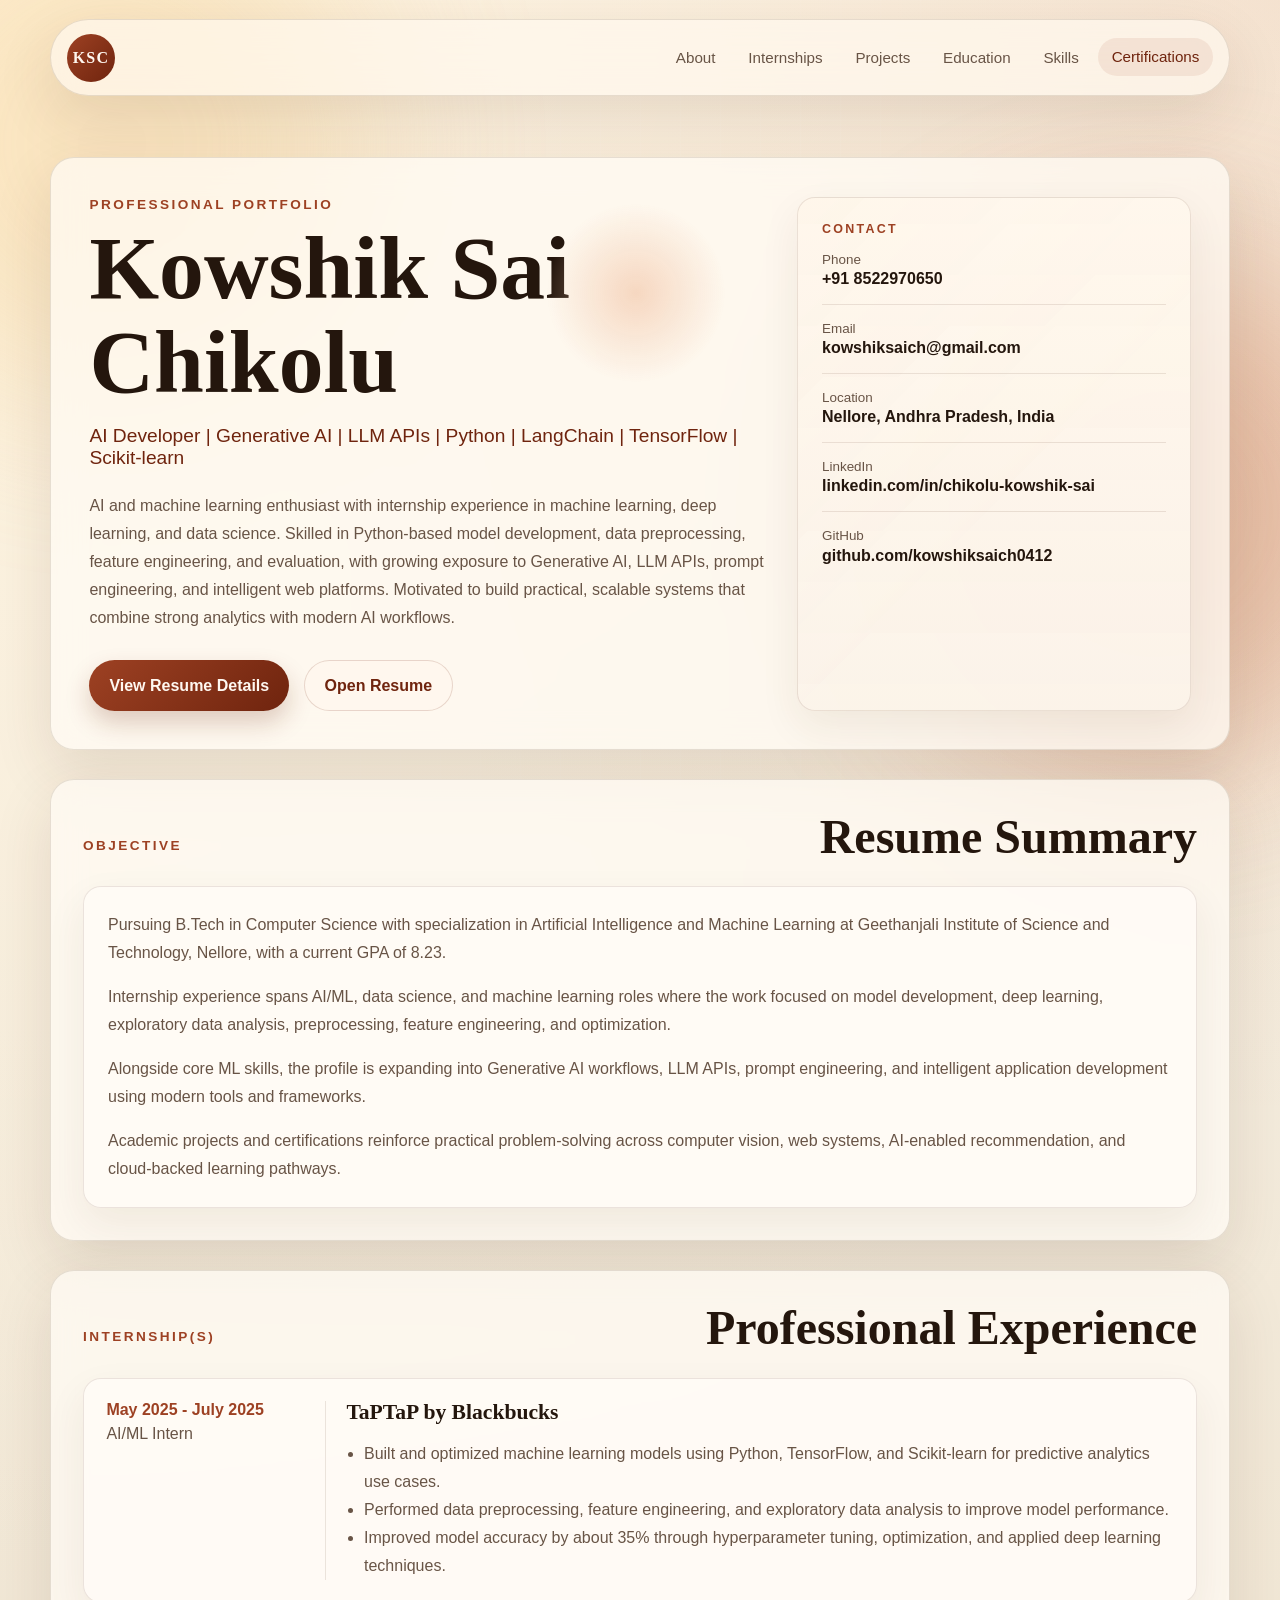
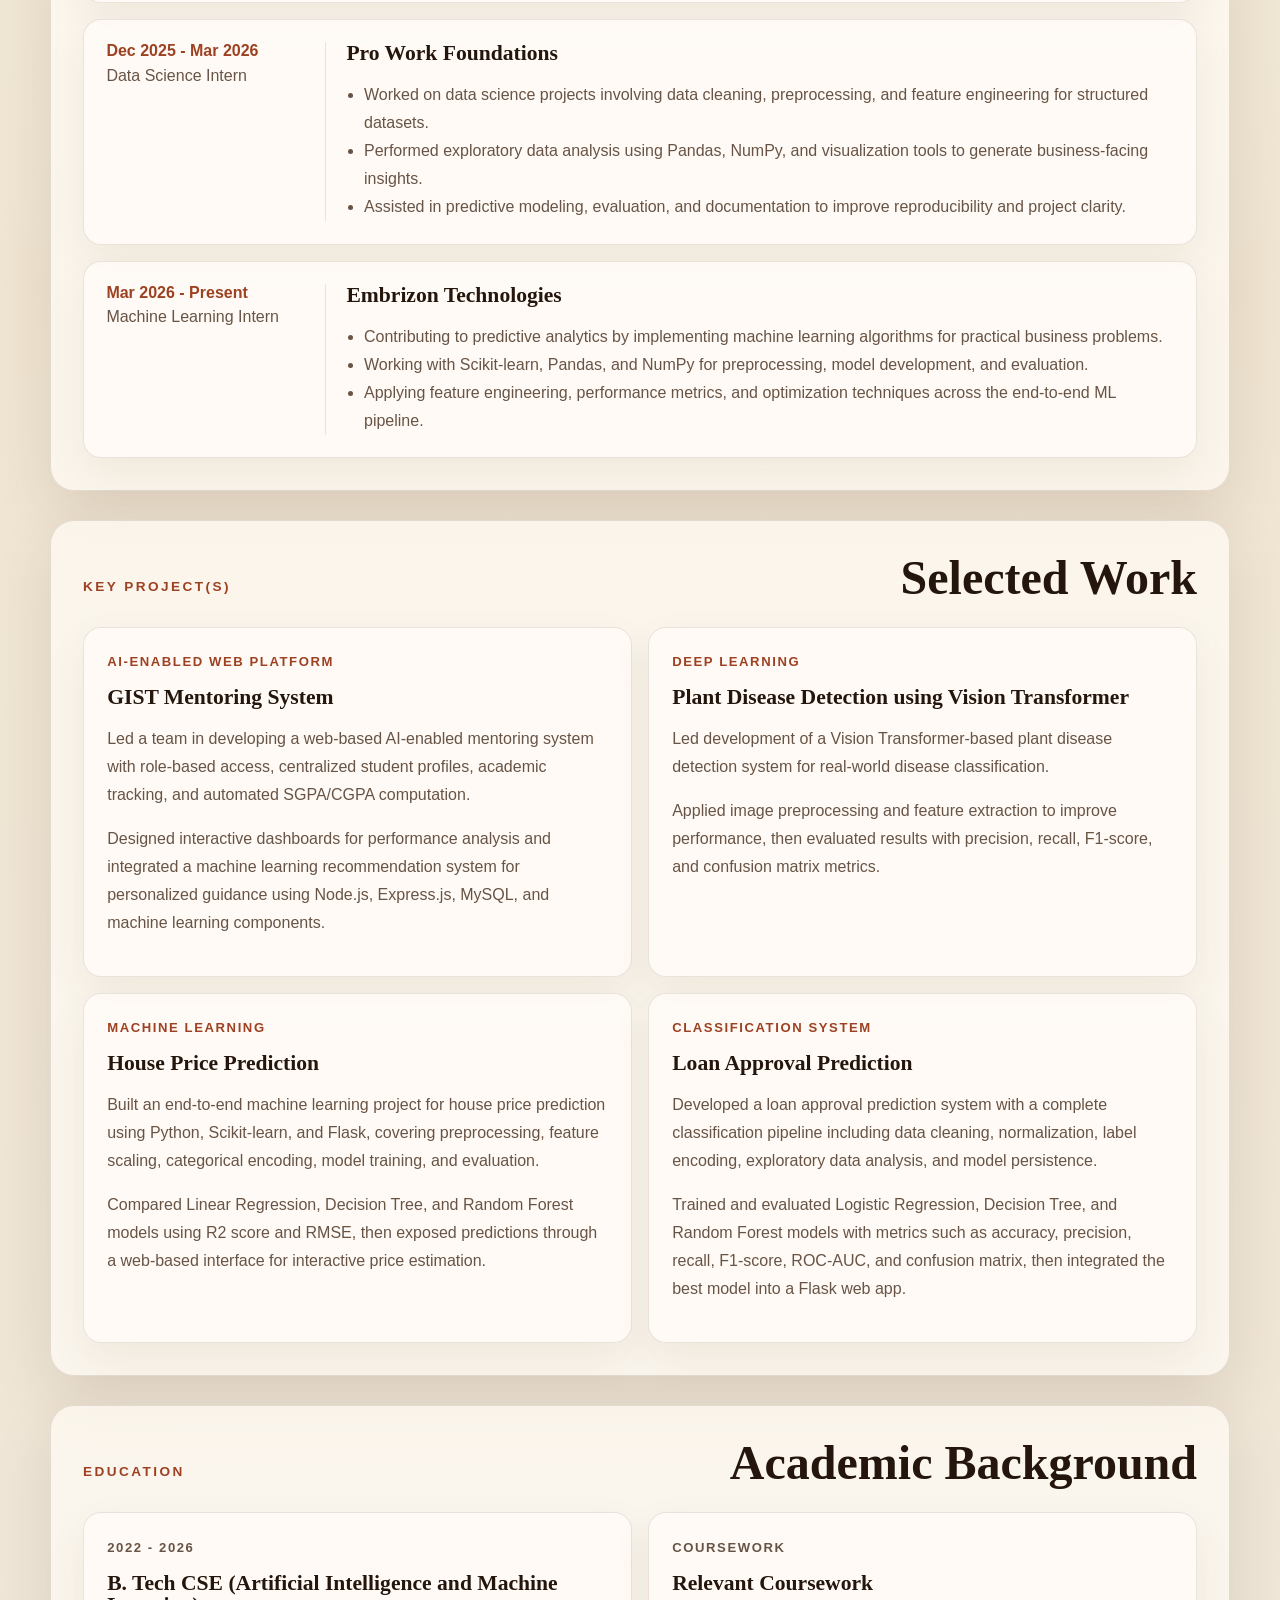
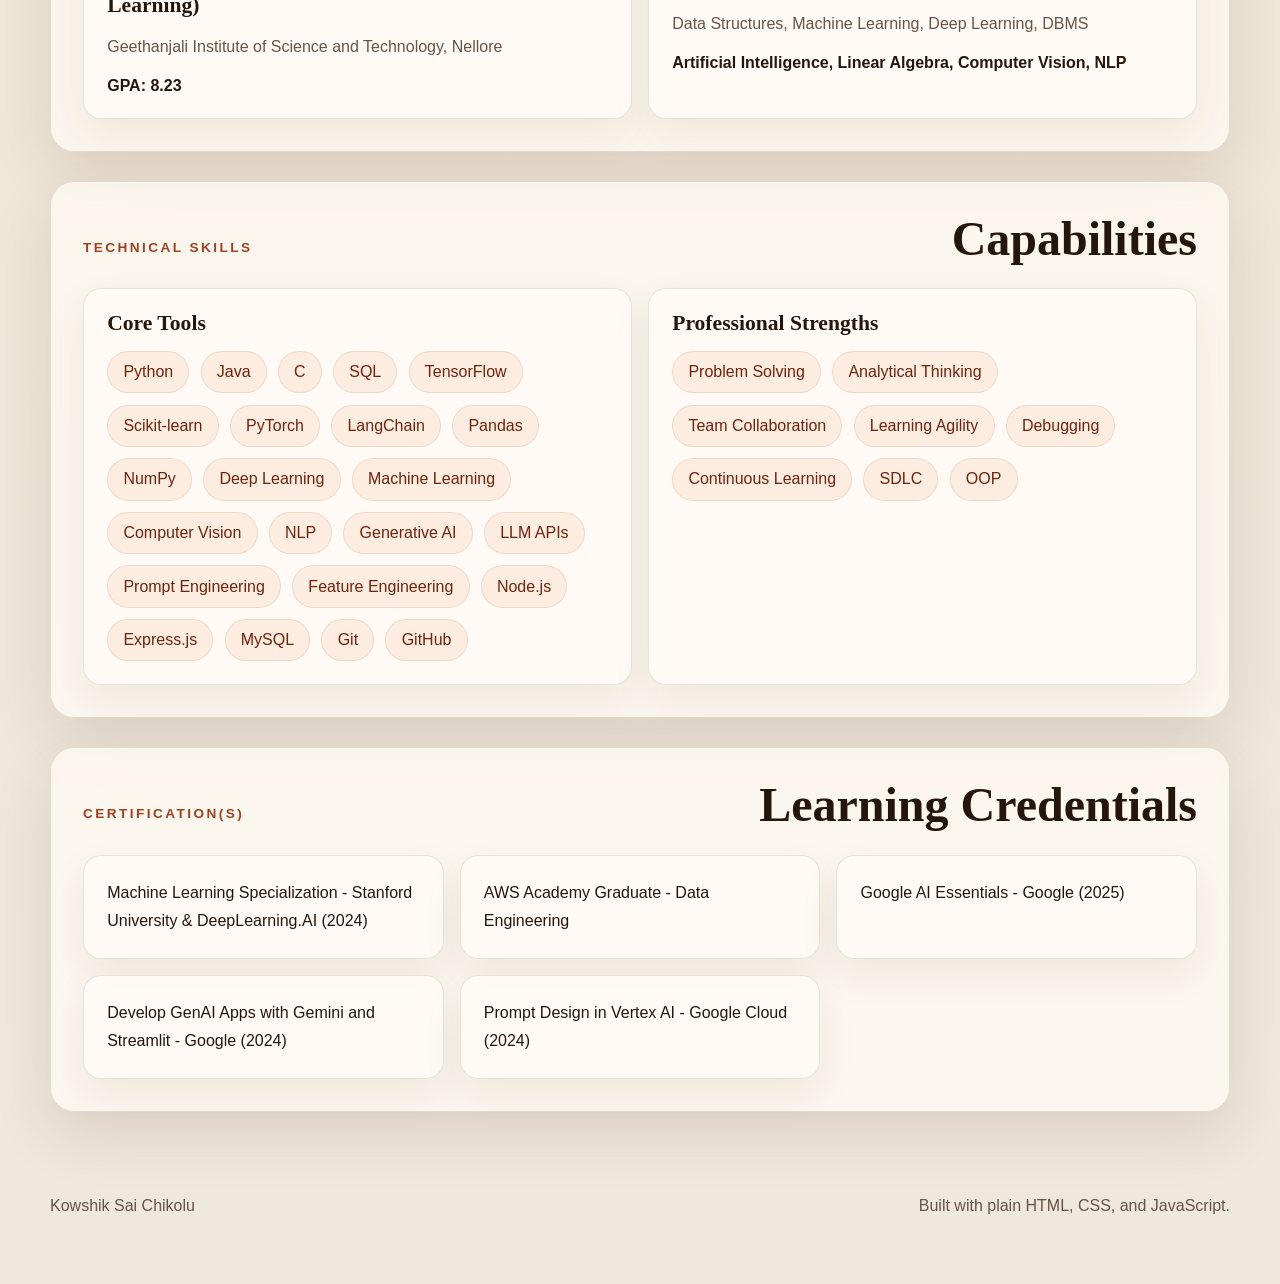
<file: index.html>
<!DOCTYPE html>
<html lang="en">
<head>
  <meta charset="UTF-8">
  <meta name="viewport" content="width=device-width, initial-scale=1.0">
  <title>Kowshik Sai Chikolu | Portfolio</title>
  <meta
    name="description"
    content="Professional portfolio of Kowshik Sai Chikolu, AI Developer and Machine Learning Intern focused on Python, GenAI, LLM APIs, TensorFlow, and applied ML systems."
  >
  <meta name="theme-color" content="#9d4123">
  <link rel="stylesheet" href="style.css">
</head>
<body>
  <div class="page-glow page-glow-left" aria-hidden="true"></div>
  <div class="page-glow page-glow-right" aria-hidden="true"></div>

  <header class="topbar">
    <a class="brand" href="#home">KSC</a>
    <nav class="nav" aria-label="Primary">
      <a href="#about">About</a>
      <a href="#experience">Internships</a>
      <a href="#projects">Projects</a>
      <a href="#education">Education</a>
      <a href="#skills">Skills</a>
      <a href="#certifications">Certifications</a>
    </nav>
  </header>

  <main id="home">
    <section class="hero section reveal">
      <div class="hero-copy">
        <p class="eyebrow">Professional Portfolio</p>
        <h1>Kowshik Sai Chikolu</h1>
        <p class="hero-role">AI Developer | Generative AI | LLM APIs | Python | LangChain | TensorFlow | Scikit-learn</p>
        <p class="hero-summary">
          AI and machine learning enthusiast with internship experience in machine learning, deep learning, and data science.
          Skilled in Python-based model development, data preprocessing, feature engineering, and evaluation, with growing
          exposure to Generative AI, LLM APIs, prompt engineering, and intelligent web platforms. Motivated to build practical,
          scalable systems that combine strong analytics with modern AI workflows.
        </p>
        <div class="hero-actions">
          <a class="button button-primary" href="#experience">View Resume Details</a>
          <a class="button button-secondary" href="assets/Kowshik-Resume.pdf" target="_blank" rel="noreferrer">Open Resume</a>
        </div>
      </div>

      <aside class="hero-panel">
        <div class="panel-card">
          <p class="panel-label">Contact</p>
          <ul class="contact-list">
            <li><span>Phone</span><strong><a href="tel:+918522970650">+91 8522970650</a></strong></li>
            <li><span>Email</span><strong><a href="mailto:kowshiksaich@gmail.com">kowshiksaich@gmail.com</a></strong></li>
            <li><span>Location</span><strong>Nellore, Andhra Pradesh, India</strong></li>
            <li><span>LinkedIn</span><strong><a href="https://www.linkedin.com/in/chikolu-kowshik-sai/" target="_blank" rel="noreferrer">linkedin.com/in/chikolu-kowshik-sai</a></strong></li>
            <li><span>GitHub</span><strong><a href="https://github.com/kowshiksaich0412" target="_blank" rel="noreferrer">github.com/kowshiksaich0412</a></strong></li>
          </ul>
        </div>
      </aside>
    </section>

    <section id="about" class="section reveal">
      <div class="section-heading">
        <p class="eyebrow">Objective</p>
        <h2>Resume Summary</h2>
      </div>
      <div class="summary-card">
        <p>
          Pursuing B.Tech in Computer Science with specialization in Artificial Intelligence and Machine Learning at
          Geethanjali Institute of Science and Technology, Nellore, with a current GPA of 8.23.
        </p>
        <p>
          Internship experience spans AI/ML, data science, and machine learning roles where the work focused on model
          development, deep learning, exploratory data analysis, preprocessing, feature engineering, and optimization.
        </p>
        <p>
          Alongside core ML skills, the profile is expanding into Generative AI workflows, LLM APIs, prompt engineering,
          and intelligent application development using modern tools and frameworks.
        </p>
        <p>
          Academic projects and certifications reinforce practical problem-solving across computer vision, web systems,
          AI-enabled recommendation, and cloud-backed learning pathways.
        </p>
      </div>
    </section>

    <section id="experience" class="section reveal">
      <div class="section-heading">
        <p class="eyebrow">Internship(s)</p>
        <h2>Professional Experience</h2>
      </div>
      <div class="timeline">
        <article class="timeline-item">
          <div class="timeline-meta">
            <p>May 2025 - July 2025</p>
            <span>AI/ML Intern</span>
          </div>
          <div class="timeline-content">
            <h3>TaPTaP by Blackbucks</h3>
            <ul>
              <li>Built and optimized machine learning models using Python, TensorFlow, and Scikit-learn for predictive analytics use cases.</li>
              <li>Performed data preprocessing, feature engineering, and exploratory data analysis to improve model performance.</li>
              <li>Improved model accuracy by about 35% through hyperparameter tuning, optimization, and applied deep learning techniques.</li>
            </ul>
          </div>
        </article>

        <article class="timeline-item">
          <div class="timeline-meta">
            <p>Dec 2025 - Mar 2026</p>
            <span>Data Science Intern</span>
          </div>
          <div class="timeline-content">
            <h3>Pro Work Foundations</h3>
            <ul>
              <li>Worked on data science projects involving data cleaning, preprocessing, and feature engineering for structured datasets.</li>
              <li>Performed exploratory data analysis using Pandas, NumPy, and visualization tools to generate business-facing insights.</li>
              <li>Assisted in predictive modeling, evaluation, and documentation to improve reproducibility and project clarity.</li>
            </ul>
          </div>
        </article>

        <article class="timeline-item">
          <div class="timeline-meta">
            <p>Mar 2026 - Present</p>
            <span>Machine Learning Intern</span>
          </div>
          <div class="timeline-content">
            <h3>Embrizon Technologies</h3>
            <ul>
              <li>Contributing to predictive analytics by implementing machine learning algorithms for practical business problems.</li>
              <li>Working with Scikit-learn, Pandas, and NumPy for preprocessing, model development, and evaluation.</li>
              <li>Applying feature engineering, performance metrics, and optimization techniques across the end-to-end ML pipeline.</li>
            </ul>
          </div>
        </article>
      </div>
    </section>

    <section id="projects" class="section reveal">
      <div class="section-heading">
        <p class="eyebrow">Key Project(s)</p>
        <h2>Selected Work</h2>
      </div>
      <div class="project-grid">
        <article class="project-card">
          <p class="project-tag">AI-Enabled Web Platform</p>
          <h3>GIST Mentoring System</h3>
          <p>
            Led a team in developing a web-based AI-enabled mentoring system with role-based access, centralized student
            profiles, academic tracking, and automated SGPA/CGPA computation.
          </p>
          <p>
            Designed interactive dashboards for performance analysis and integrated a machine learning recommendation
            system for personalized guidance using Node.js, Express.js, MySQL, and machine learning components.
          </p>
        </article>

        <article class="project-card">
          <p class="project-tag">Deep Learning</p>
          <h3>Plant Disease Detection using Vision Transformer</h3>
          <p>
            Led development of a Vision Transformer-based plant disease detection system for real-world disease classification.
          </p>
          <p>
            Applied image preprocessing and feature extraction to improve performance, then evaluated results with precision,
            recall, F1-score, and confusion matrix metrics.
          </p>
        </article>

        <article class="project-card">
          <p class="project-tag">Machine Learning</p>
          <h3>House Price Prediction</h3>
          <p>
            Built an end-to-end machine learning project for house price prediction using Python, Scikit-learn, and Flask,
            covering preprocessing, feature scaling, categorical encoding, model training, and evaluation.
          </p>
          <p>
            Compared Linear Regression, Decision Tree, and Random Forest models using R2 score and RMSE, then exposed
            predictions through a web-based interface for interactive price estimation.
          </p>
        </article>

        <article class="project-card">
          <p class="project-tag">Classification System</p>
          <h3>Loan Approval Prediction</h3>
          <p>
            Developed a loan approval prediction system with a complete classification pipeline including data cleaning,
            normalization, label encoding, exploratory data analysis, and model persistence.
          </p>
          <p>
            Trained and evaluated Logistic Regression, Decision Tree, and Random Forest models with metrics such as accuracy,
            precision, recall, F1-score, ROC-AUC, and confusion matrix, then integrated the best model into a Flask web app.
          </p>
        </article>
      </div>
    </section>

    <section id="education" class="section reveal">
      <div class="section-heading">
        <p class="eyebrow">Education</p>
        <h2>Academic Background</h2>
      </div>
      <div class="education-grid">
        <article class="education-card">
          <p class="edu-date">2022 - 2026</p>
          <h3>B. Tech CSE (Artificial Intelligence and Machine Learning)</h3>
          <p>Geethanjali Institute of Science and Technology, Nellore</p>
          <strong>GPA: 8.23</strong>
        </article>
        <article class="education-card">
          <p class="edu-date">Coursework</p>
          <h3>Relevant Coursework</h3>
          <p>Data Structures, Machine Learning, Deep Learning, DBMS</p>
          <strong>Artificial Intelligence, Linear Algebra, Computer Vision, NLP</strong>
        </article>
      </div>
    </section>

    <section id="skills" class="section reveal">
      <div class="section-heading">
        <p class="eyebrow">Technical Skills</p>
        <h2>Capabilities</h2>
      </div>
      <div class="skills-layout">
        <article class="skills-card">
          <h3>Core Tools</h3>
          <div class="chip-group">
            <span>Python</span>
            <span>Java</span>
            <span>C</span>
            <span>SQL</span>
            <span>TensorFlow</span>
            <span>Scikit-learn</span>
            <span>PyTorch</span>
            <span>LangChain</span>
            <span>Pandas</span>
            <span>NumPy</span>
            <span>Deep Learning</span>
            <span>Machine Learning</span>
            <span>Computer Vision</span>
            <span>NLP</span>
            <span>Generative AI</span>
            <span>LLM APIs</span>
            <span>Prompt Engineering</span>
            <span>Feature Engineering</span>
            <span>Node.js</span>
            <span>Express.js</span>
            <span>MySQL</span>
            <span>Git</span>
            <span>GitHub</span>
          </div>
        </article>
        <article class="skills-card">
          <h3>Professional Strengths</h3>
          <div class="chip-group">
            <span>Problem Solving</span>
            <span>Analytical Thinking</span>
            <span>Team Collaboration</span>
            <span>Learning Agility</span>
            <span>Debugging</span>
            <span>Continuous Learning</span>
            <span>SDLC</span>
            <span>OOP</span>
          </div>
        </article>
      </div>
    </section>

    <section id="certifications" class="section reveal">
      <div class="section-heading">
        <p class="eyebrow">Certification(s)</p>
        <h2>Learning Credentials</h2>
      </div>
      <div class="cert-list">
        <article class="cert-card">Machine Learning Specialization - Stanford University & DeepLearning.AI (2024)</article>
        <article class="cert-card">AWS Academy Graduate - Data Engineering</article>
        <article class="cert-card">Google AI Essentials - Google (2025)</article>
        <article class="cert-card">Develop GenAI Apps with Gemini and Streamlit - Google (2024)</article>
        <article class="cert-card">Prompt Design in Vertex AI - Google Cloud (2024)</article>
      </div>
    </section>
  </main>

  <footer class="footer reveal">
    <p>Kowshik Sai Chikolu</p>
    <p>Built with plain HTML, CSS, and JavaScript.</p>
  </footer>

  <script src="script.js"></script>
</body>
</html>
</file>
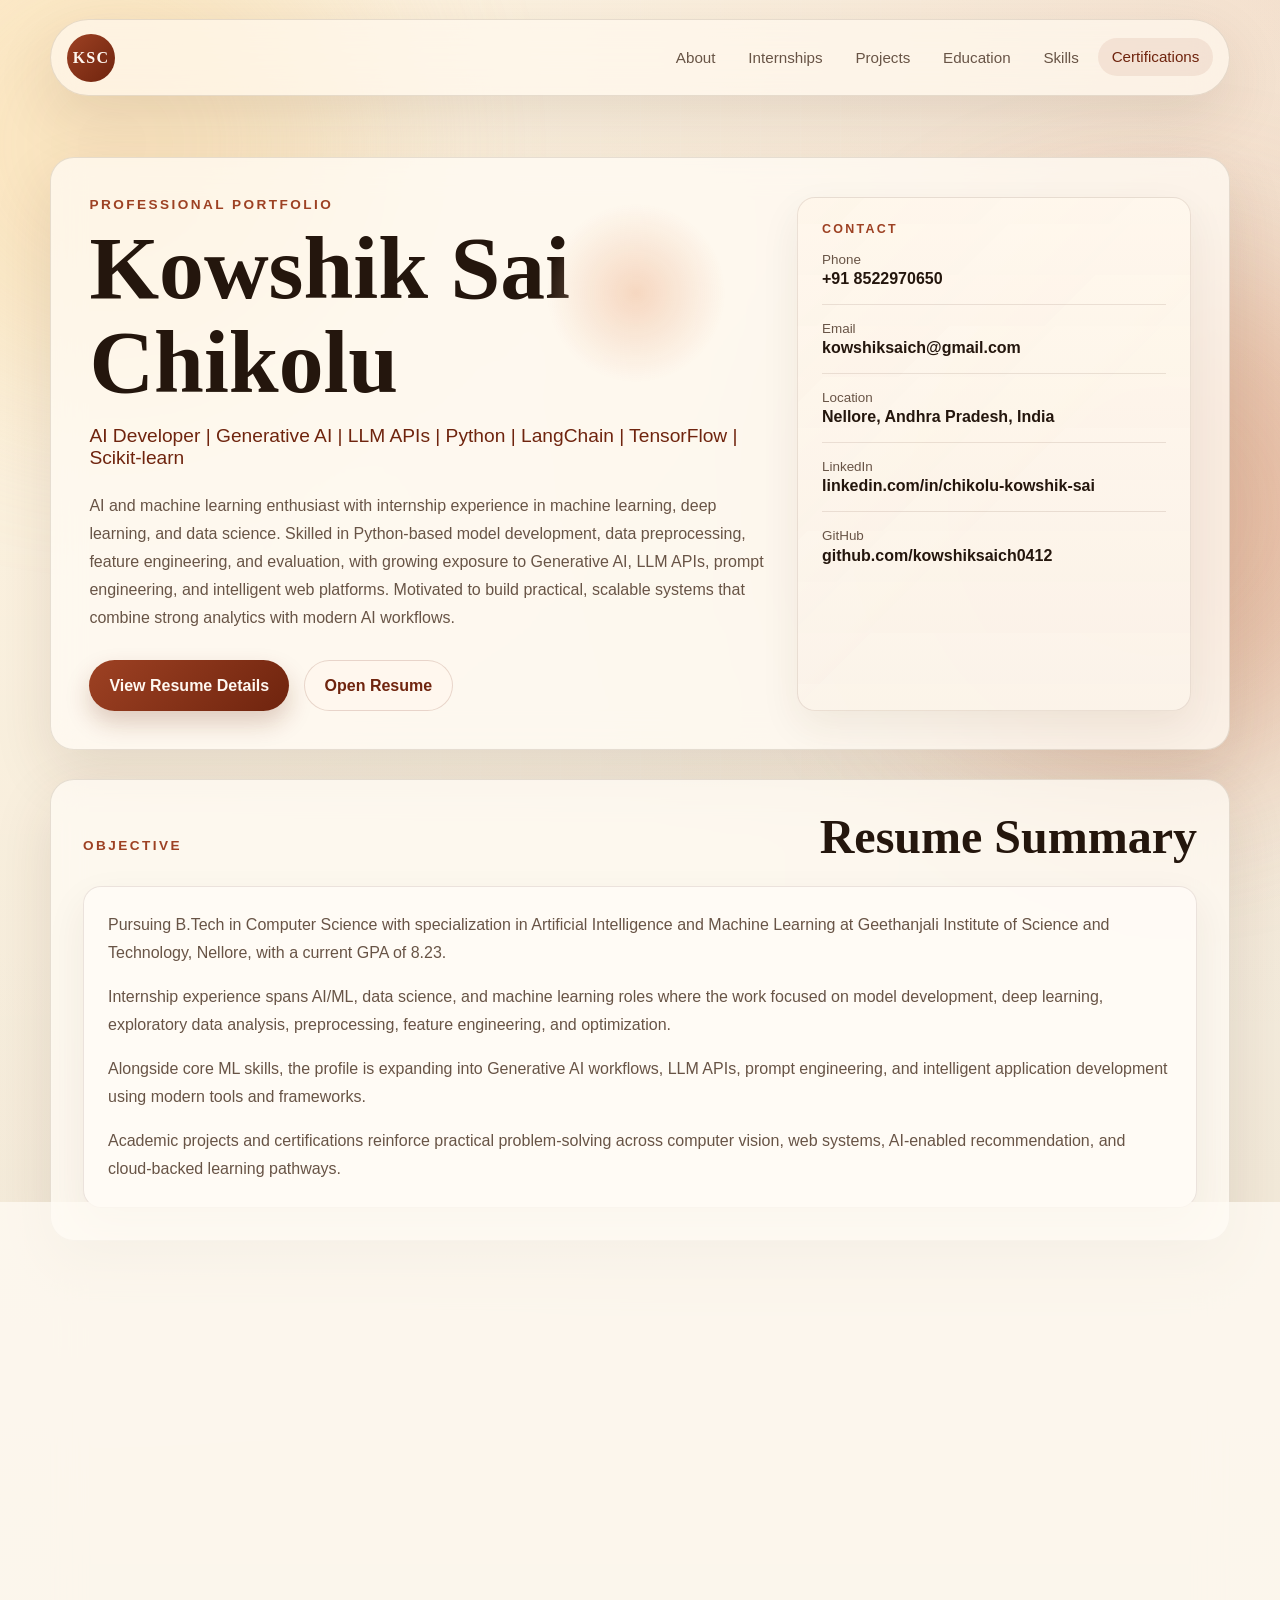
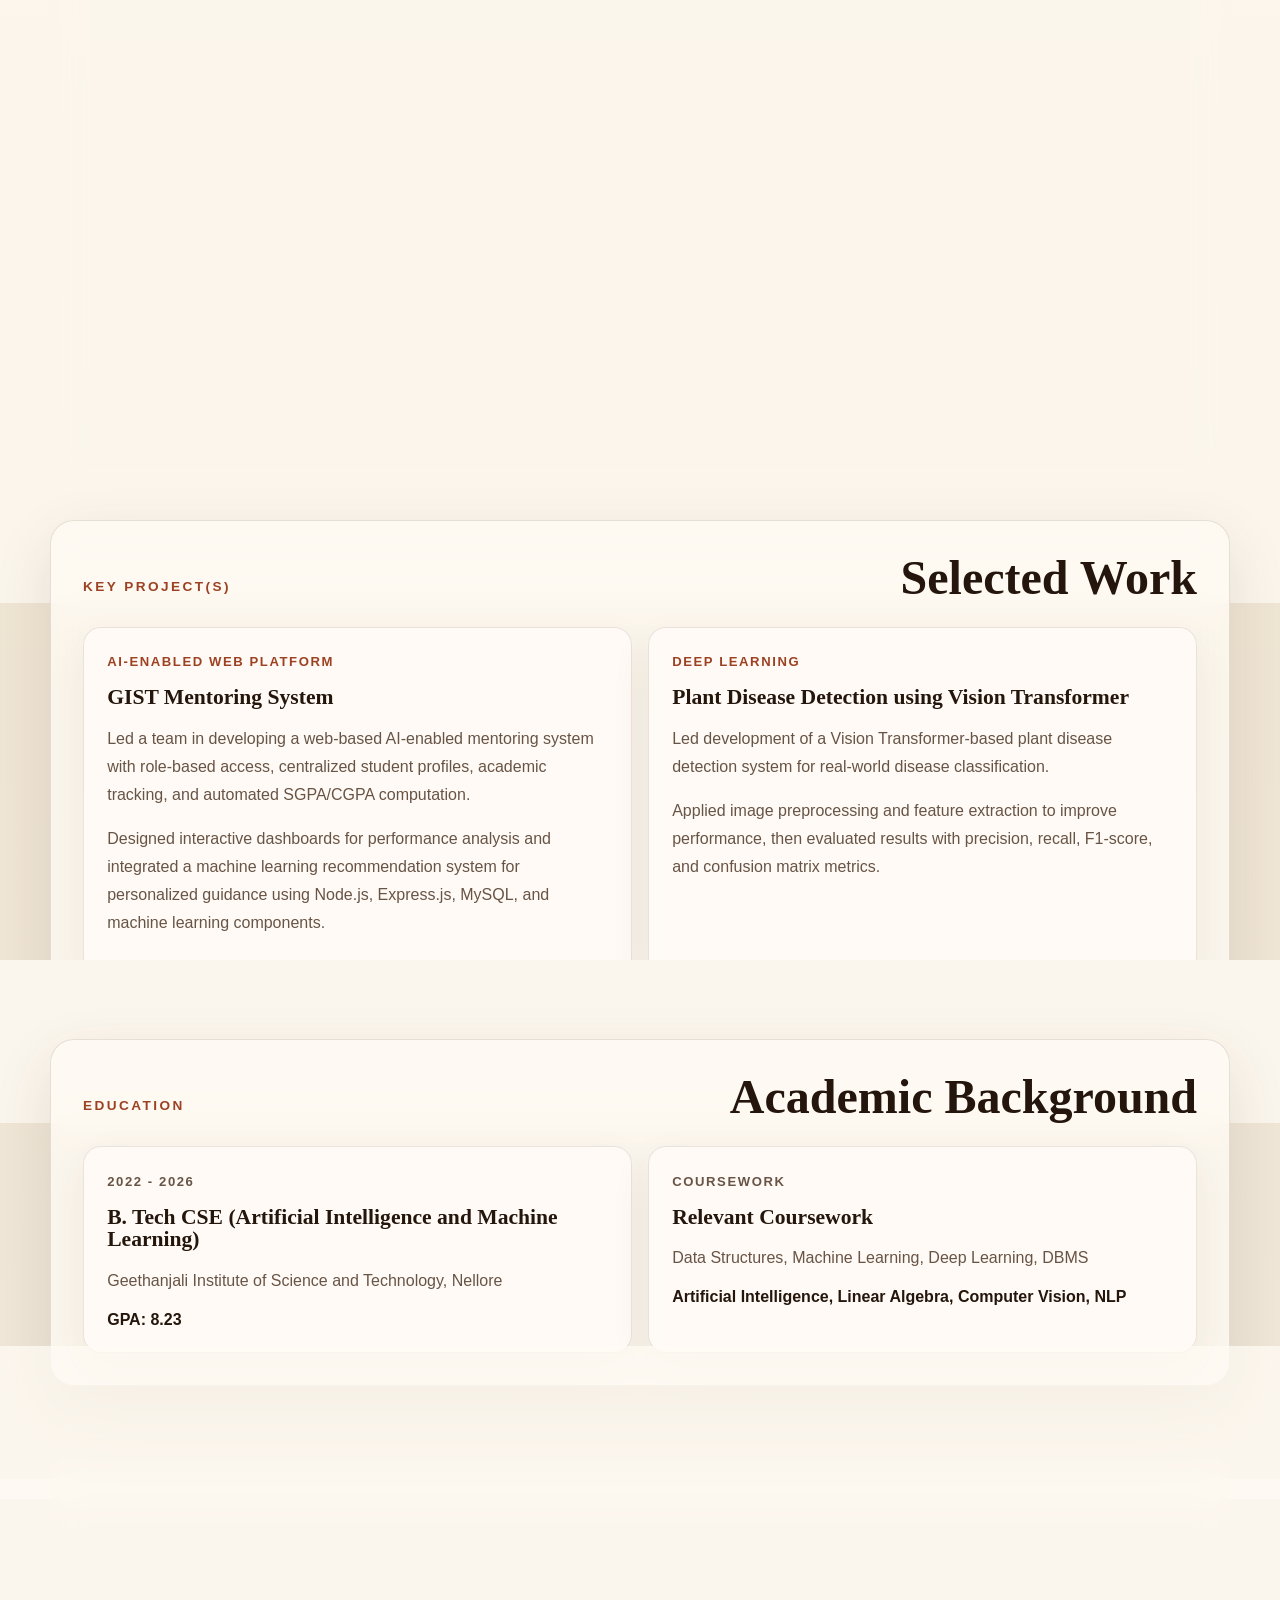
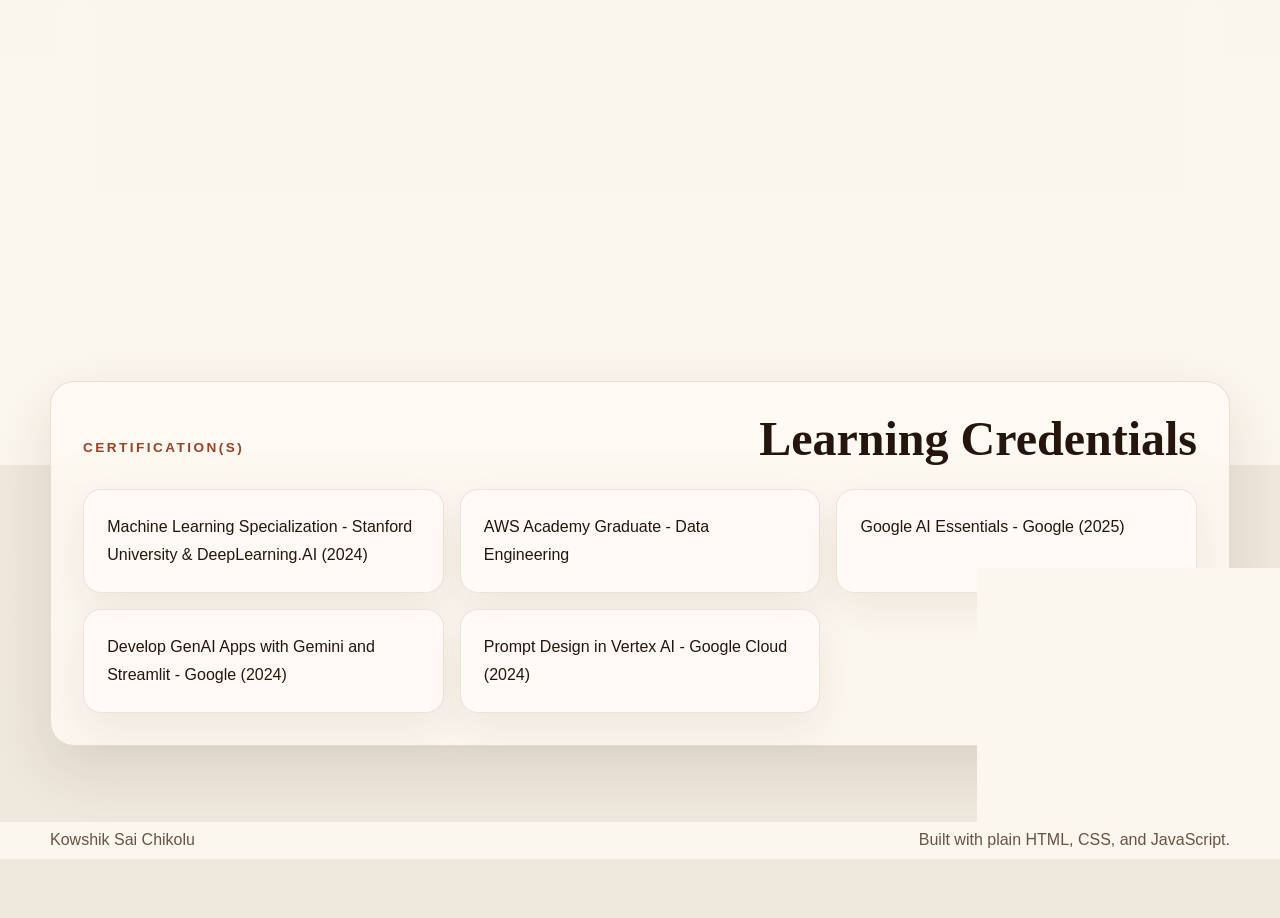
<file: PortFolio/index.html>
<!DOCTYPE html>
<html lang="en">
<head>
  <meta charset="UTF-8">
  <meta name="viewport" content="width=device-width, initial-scale=1.0">
  <title>Kowshik Sai Chikolu | Portfolio</title>
  <meta
    name="description"
    content="Professional portfolio of Kowshik Sai Chikolu, AI Developer and Machine Learning Intern focused on Python, GenAI, LLM APIs, TensorFlow, and applied ML systems."
  >
  <meta name="theme-color" content="#9d4123">
  <link rel="stylesheet" href="style.css">
</head>
<body>
  <div class="page-glow page-glow-left" aria-hidden="true"></div>
  <div class="page-glow page-glow-right" aria-hidden="true"></div>

  <header class="topbar">
    <a class="brand" href="#home">KSC</a>
    <nav class="nav" aria-label="Primary">
      <a href="#about">About</a>
      <a href="#experience">Internships</a>
      <a href="#projects">Projects</a>
      <a href="#education">Education</a>
      <a href="#skills">Skills</a>
      <a href="#certifications">Certifications</a>
    </nav>
  </header>

  <main id="home">
    <section class="hero section reveal">
      <div class="hero-copy">
        <p class="eyebrow">Professional Portfolio</p>
        <h1>Kowshik Sai Chikolu</h1>
        <p class="hero-role">AI Developer | Generative AI | LLM APIs | Python | LangChain | TensorFlow | Scikit-learn</p>
        <p class="hero-summary">
          AI and machine learning enthusiast with internship experience in machine learning, deep learning, and data science.
          Skilled in Python-based model development, data preprocessing, feature engineering, and evaluation, with growing
          exposure to Generative AI, LLM APIs, prompt engineering, and intelligent web platforms. Motivated to build practical,
          scalable systems that combine strong analytics with modern AI workflows.
        </p>
        <div class="hero-actions">
          <a class="button button-primary" href="#experience">View Resume Details</a>
          <a class="button button-secondary" href="assets/Kowshik-Resume.pdf" target="_blank" rel="noreferrer">Open Resume</a>
        </div>
      </div>

      <aside class="hero-panel">
        <div class="panel-card">
          <p class="panel-label">Contact</p>
          <ul class="contact-list">
            <li><span>Phone</span><strong><a href="tel:+918522970650">+91 8522970650</a></strong></li>
            <li><span>Email</span><strong><a href="mailto:kowshiksaich@gmail.com">kowshiksaich@gmail.com</a></strong></li>
            <li><span>Location</span><strong>Nellore, Andhra Pradesh, India</strong></li>
            <li><span>LinkedIn</span><strong><a href="https://www.linkedin.com/in/chikolu-kowshik-sai/" target="_blank" rel="noreferrer">linkedin.com/in/chikolu-kowshik-sai</a></strong></li>
            <li><span>GitHub</span><strong><a href="https://github.com/kowshiksaich0412" target="_blank" rel="noreferrer">github.com/kowshiksaich0412</a></strong></li>
          </ul>
        </div>
      </aside>
    </section>

    <section id="about" class="section reveal">
      <div class="section-heading">
        <p class="eyebrow">Objective</p>
        <h2>Resume Summary</h2>
      </div>
      <div class="summary-card">
        <p>
          Pursuing B.Tech in Computer Science with specialization in Artificial Intelligence and Machine Learning at
          Geethanjali Institute of Science and Technology, Nellore, with a current GPA of 8.23.
        </p>
        <p>
          Internship experience spans AI/ML, data science, and machine learning roles where the work focused on model
          development, deep learning, exploratory data analysis, preprocessing, feature engineering, and optimization.
        </p>
        <p>
          Alongside core ML skills, the profile is expanding into Generative AI workflows, LLM APIs, prompt engineering,
          and intelligent application development using modern tools and frameworks.
        </p>
        <p>
          Academic projects and certifications reinforce practical problem-solving across computer vision, web systems,
          AI-enabled recommendation, and cloud-backed learning pathways.
        </p>
      </div>
    </section>

    <section id="experience" class="section reveal">
      <div class="section-heading">
        <p class="eyebrow">Internship(s)</p>
        <h2>Professional Experience</h2>
      </div>
      <div class="timeline">
        <article class="timeline-item">
          <div class="timeline-meta">
            <p>May 2025 - July 2025</p>
            <span>AI/ML Intern</span>
          </div>
          <div class="timeline-content">
            <h3>TaPTaP by Blackbucks</h3>
            <ul>
              <li>Built and optimized machine learning models using Python, TensorFlow, and Scikit-learn for predictive analytics use cases.</li>
              <li>Performed data preprocessing, feature engineering, and exploratory data analysis to improve model performance.</li>
              <li>Improved model accuracy by about 35% through hyperparameter tuning, optimization, and applied deep learning techniques.</li>
            </ul>
          </div>
        </article>

        <article class="timeline-item">
          <div class="timeline-meta">
            <p>Dec 2025 - Mar 2026</p>
            <span>Data Science Intern</span>
          </div>
          <div class="timeline-content">
            <h3>Pro Work Foundations</h3>
            <ul>
              <li>Worked on data science projects involving data cleaning, preprocessing, and feature engineering for structured datasets.</li>
              <li>Performed exploratory data analysis using Pandas, NumPy, and visualization tools to generate business-facing insights.</li>
              <li>Assisted in predictive modeling, evaluation, and documentation to improve reproducibility and project clarity.</li>
            </ul>
          </div>
        </article>

        <article class="timeline-item">
          <div class="timeline-meta">
            <p>Mar 2026 - Present</p>
            <span>Machine Learning Intern</span>
          </div>
          <div class="timeline-content">
            <h3>Embrizon Technologies</h3>
            <ul>
              <li>Contributing to predictive analytics by implementing machine learning algorithms for practical business problems.</li>
              <li>Working with Scikit-learn, Pandas, and NumPy for preprocessing, model development, and evaluation.</li>
              <li>Applying feature engineering, performance metrics, and optimization techniques across the end-to-end ML pipeline.</li>
            </ul>
          </div>
        </article>
      </div>
    </section>

    <section id="projects" class="section reveal">
      <div class="section-heading">
        <p class="eyebrow">Key Project(s)</p>
        <h2>Selected Work</h2>
      </div>
      <div class="project-grid">
        <article class="project-card">
          <p class="project-tag">AI-Enabled Web Platform</p>
          <h3>GIST Mentoring System</h3>
          <p>
            Led a team in developing a web-based AI-enabled mentoring system with role-based access, centralized student
            profiles, academic tracking, and automated SGPA/CGPA computation.
          </p>
          <p>
            Designed interactive dashboards for performance analysis and integrated a machine learning recommendation
            system for personalized guidance using Node.js, Express.js, MySQL, and machine learning components.
          </p>
        </article>

        <article class="project-card">
          <p class="project-tag">Deep Learning</p>
          <h3>Plant Disease Detection using Vision Transformer</h3>
          <p>
            Led development of a Vision Transformer-based plant disease detection system for real-world disease classification.
          </p>
          <p>
            Applied image preprocessing and feature extraction to improve performance, then evaluated results with precision,
            recall, F1-score, and confusion matrix metrics.
          </p>
        </article>
      </div>
    </section>

    <section id="education" class="section reveal">
      <div class="section-heading">
        <p class="eyebrow">Education</p>
        <h2>Academic Background</h2>
      </div>
      <div class="education-grid">
        <article class="education-card">
          <p class="edu-date">2022 - 2026</p>
          <h3>B. Tech CSE (Artificial Intelligence and Machine Learning)</h3>
          <p>Geethanjali Institute of Science and Technology, Nellore</p>
          <strong>GPA: 8.23</strong>
        </article>
        <article class="education-card">
          <p class="edu-date">Coursework</p>
          <h3>Relevant Coursework</h3>
          <p>Data Structures, Machine Learning, Deep Learning, DBMS</p>
          <strong>Artificial Intelligence, Linear Algebra, Computer Vision, NLP</strong>
        </article>
      </div>
    </section>

    <section id="skills" class="section reveal">
      <div class="section-heading">
        <p class="eyebrow">Technical Skills</p>
        <h2>Capabilities</h2>
      </div>
      <div class="skills-layout">
        <article class="skills-card">
          <h3>Core Tools</h3>
          <div class="chip-group">
            <span>Python</span>
            <span>Java</span>
            <span>C</span>
            <span>SQL</span>
            <span>TensorFlow</span>
            <span>Scikit-learn</span>
            <span>PyTorch</span>
            <span>LangChain</span>
            <span>Pandas</span>
            <span>NumPy</span>
            <span>Deep Learning</span>
            <span>Machine Learning</span>
            <span>Computer Vision</span>
            <span>NLP</span>
            <span>Generative AI</span>
            <span>LLM APIs</span>
            <span>Prompt Engineering</span>
            <span>Feature Engineering</span>
            <span>Node.js</span>
            <span>Express.js</span>
            <span>MySQL</span>
            <span>Git</span>
            <span>GitHub</span>
          </div>
        </article>
        <article class="skills-card">
          <h3>Professional Strengths</h3>
          <div class="chip-group">
            <span>Problem Solving</span>
            <span>Analytical Thinking</span>
            <span>Team Collaboration</span>
            <span>Learning Agility</span>
            <span>Debugging</span>
            <span>Continuous Learning</span>
            <span>SDLC</span>
            <span>OOP</span>
          </div>
        </article>
      </div>
    </section>

    <section id="certifications" class="section reveal">
      <div class="section-heading">
        <p class="eyebrow">Certification(s)</p>
        <h2>Learning Credentials</h2>
      </div>
      <div class="cert-list">
        <article class="cert-card">Machine Learning Specialization - Stanford University & DeepLearning.AI (2024)</article>
        <article class="cert-card">AWS Academy Graduate - Data Engineering</article>
        <article class="cert-card">Google AI Essentials - Google (2025)</article>
        <article class="cert-card">Develop GenAI Apps with Gemini and Streamlit - Google (2024)</article>
        <article class="cert-card">Prompt Design in Vertex AI - Google Cloud (2024)</article>
      </div>
    </section>
  </main>

  <footer class="footer reveal">
    <p>Kowshik Sai Chikolu</p>
    <p>Built with plain HTML, CSS, and JavaScript.</p>
  </footer>

  <script src="script.js"></script>
</body>
</html>
</file>
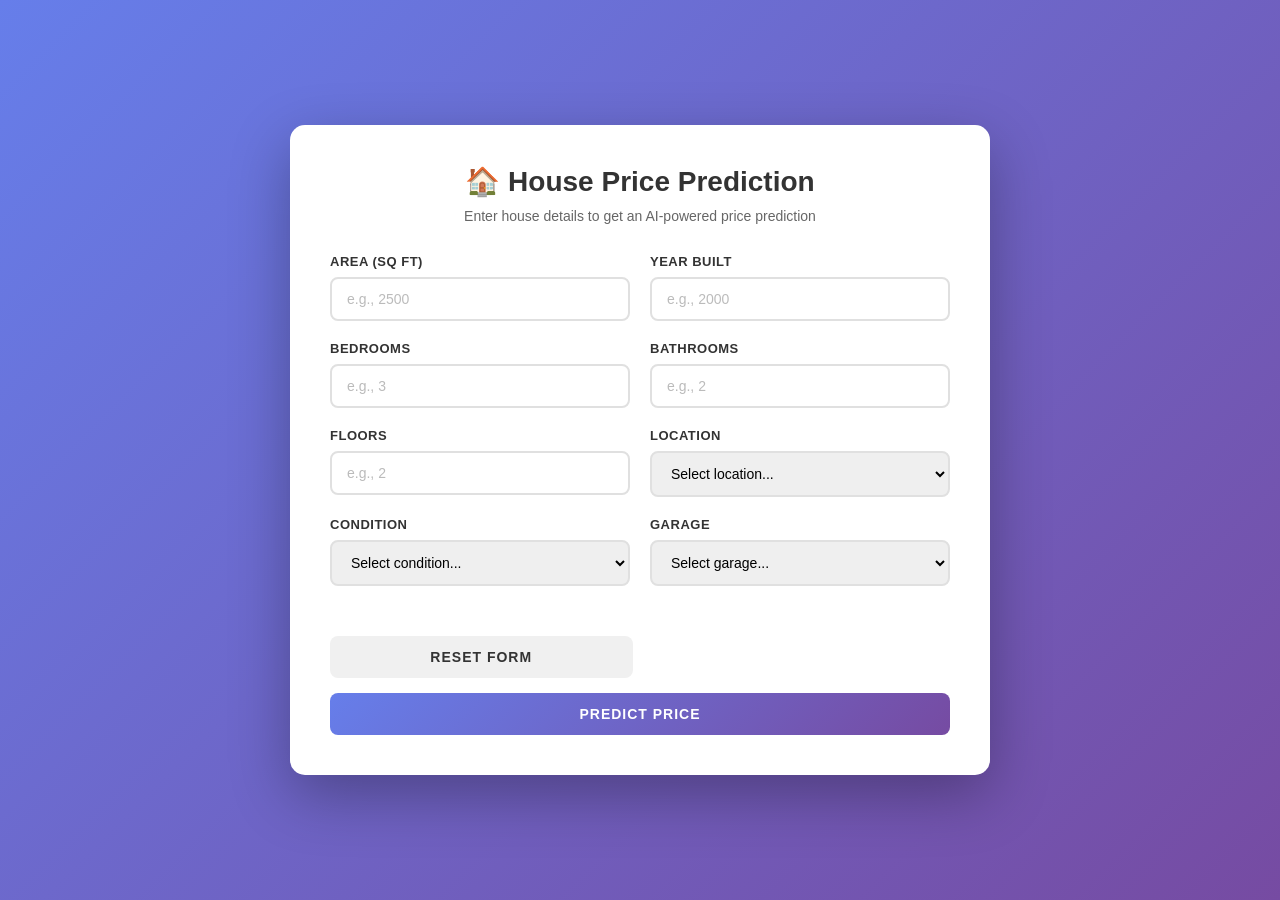
<file: temp_house/House Price Prediction/templates/index.html>
<!DOCTYPE html>
<html lang="en">
<head>
    <meta charset="UTF-8">
    <meta name="viewport" content="width=device-width, initial-scale=1.0">
    <title>House Price Prediction</title>
    <style>
        * {
            margin: 0;
            padding: 0;
            box-sizing: border-box;
        }

        body {
            font-family: 'Segoe UI', Tahoma, Geneva, Verdana, sans-serif;
            background: linear-gradient(135deg, #667eea 0%, #764ba2 100%);
            min-height: 100vh;
            display: flex;
            justify-content: center;
            align-items: center;
            padding: 20px;
        }

        .container {
            background: white;
            border-radius: 15px;
            box-shadow: 0 20px 60px rgba(0, 0, 0, 0.3);
            max-width: 700px;
            width: 100%;
            padding: 40px;
        }

        .header {
            text-align: center;
            margin-bottom: 30px;
        }

        .header h1 {
            color: #333;
            font-size: 28px;
            margin-bottom: 10px;
        }

        .header p {
            color: #666;
            font-size: 14px;
        }

        .form-group {
            margin-bottom: 20px;
        }

        .form-row {
            display: grid;
            grid-template-columns: 1fr 1fr;
            gap: 20px;
        }

        .form-row.full {
            grid-template-columns: 1fr;
        }

        label {
            display: block;
            margin-bottom: 8px;
            color: #333;
            font-weight: 600;
            font-size: 13px;
            text-transform: uppercase;
            letter-spacing: 0.5px;
        }

        input[type="number"],
        input[type="text"],
        select {
            width: 100%;
            padding: 12px 15px;
            border: 2px solid #e0e0e0;
            border-radius: 8px;
            font-size: 14px;
            transition: all 0.3s ease;
            font-family: inherit;
        }

        input[type="number"]:focus,
        input[type="text"]:focus,
        select:focus {
            outline: none;
            border-color: #667eea;
            box-shadow: 0 0 0 3px rgba(102, 126, 234, 0.1);
        }

        input[type="number"]::placeholder {
            color: #bbb;
        }

        select {
            cursor: pointer;
        }

        .button-group {
            display: grid;
            grid-template-columns: 1fr 1fr;
            gap: 15px;
            margin-top: 30px;
        }

        button {
            padding: 13px 30px;
            border: none;
            border-radius: 8px;
            font-size: 14px;
            font-weight: 600;
            text-transform: uppercase;
            letter-spacing: 1px;
            cursor: pointer;
            transition: all 0.3s ease;
            font-family: inherit;
        }

        .btn-predict {
            background: linear-gradient(135deg, #667eea 0%, #764ba2 100%);
            color: white;
            grid-column: 1 / -1;
        }

        .btn-predict:hover {
            transform: translateY(-2px);
            box-shadow: 0 10px 25px rgba(102, 126, 234, 0.3);
        }

        .btn-predict:active {
            transform: translateY(0);
        }

        .btn-reset {
            background: #f0f0f0;
            color: #333;
        }

        .btn-reset:hover {
            background: #e0e0e0;
        }

        .result-box {
            margin-top: 30px;
            padding: 25px;
            border-radius: 10px;
            text-align: center;
            display: none;
        }

        .result-box.success {
            background: linear-gradient(135deg, #84fab0 0%, #8fd3f4 100%);
            border: 2px solid #27ae60;
            display: block;
        }

        .result-box.error {
            background: linear-gradient(135deg, #fa7c92 0%, #fee140 100%);
            border: 2px solid #e74c3c;
            display: block;
        }

        .result-label {
            color: #333;
            font-size: 14px;
            font-weight: 600;
            text-transform: uppercase;
            margin-bottom: 10px;
            letter-spacing: 1px;
        }

        .result-price {
            font-size: 36px;
            font-weight: bold;
            color: #27ae60;
        }

        .result-box.error .result-price {
            color: #e74c3c;
            font-size: 16px;
        }

        .loading {
            display: none;
            text-align: center;
            margin-top: 20px;
        }

        .spinner {
            display: inline-block;
            width: 20px;
            height: 20px;
            border: 3px solid #f3f3f3;
            border-top: 3px solid #667eea;
            border-radius: 50%;
            animation: spin 1s linear infinite;
        }

        @keyframes spin {
            0% { transform: rotate(0deg); }
            100% { transform: rotate(360deg); }
        }

        .loading-text {
            color: #666;
            margin-top: 10px;
            font-size: 14px;
        }

        @media (max-width: 600px) {
            .container {
                padding: 25px;
            }

            .header h1 {
                font-size: 22px;
            }

            .form-row {
                grid-template-columns: 1fr;
            }

            .button-group {
                grid-template-columns: 1fr;
            }

            .result-price {
                font-size: 28px;
            }
        }
    </style>
</head>
<body>
    <div class="container">
        <div class="header">
            <h1>🏠 House Price Prediction</h1>
            <p>Enter house details to get an AI-powered price prediction</p>
        </div>

        <form id="predictionForm">
            <!-- Row 1: Area and Year Built -->
            <div class="form-row">
                <div class="form-group">
                    <label for="area">Area (sq ft)</label>
                    <input 
                        type="number" 
                        id="area" 
                        name="area" 
                        placeholder="e.g., 2500" 
                        required 
                        min="100"
                        max="10000"
                    >
                </div>
                <div class="form-group">
                    <label for="yearBuilt">Year Built</label>
                    <input 
                        type="number" 
                        id="yearBuilt" 
                        name="yearBuilt" 
                        placeholder="e.g., 2000" 
                        required 
                        min="1800"
                        max="2024"
                    >
                </div>
            </div>

            <!-- Row 2: Bedrooms and Bathrooms -->
            <div class="form-row">
                <div class="form-group">
                    <label for="bedrooms">Bedrooms</label>
                    <input 
                        type="number" 
                        id="bedrooms" 
                        name="bedrooms" 
                        placeholder="e.g., 3" 
                        required 
                        min="1"
                        max="10"
                    >
                </div>
                <div class="form-group">
                    <label for="bathrooms">Bathrooms</label>
                    <input 
                        type="number" 
                        id="bathrooms" 
                        name="bathrooms" 
                        placeholder="e.g., 2" 
                        required 
                        min="1"
                        max="10"
                        step="0.5"
                    >
                </div>
            </div>

            <!-- Row 3: Floors and Location -->
            <div class="form-row">
                <div class="form-group">
                    <label for="floors">Floors</label>
                    <input 
                        type="number" 
                        id="floors" 
                        name="floors" 
                        placeholder="e.g., 2" 
                        required 
                        min="1"
                        max="5"
                    >
                </div>
                <div class="form-group">
                    <label for="location">Location</label>
                    <select id="location" name="location" required>
                        <option value="">Select location...</option>
                        <option value="Downtown">Downtown</option>
                        <option value="Urban">Urban</option>
                        <option value="Suburban">Suburban</option>
                        <option value="Rural">Rural</option>
                    </select>
                </div>
            </div>

            <!-- Row 4: Condition and Garage -->
            <div class="form-row">
                <div class="form-group">
                    <label for="condition">Condition</label>
                    <select id="condition" name="condition" required>
                        <option value="">Select condition...</option>
                        <option value="Excellent">Excellent</option>
                        <option value="Good">Good</option>
                        <option value="Fair">Fair</option>
                        <option value="Poor">Poor</option>
                    </select>
                </div>
                <div class="form-group">
                    <label for="garage">Garage</label>
                    <select id="garage" name="garage" required>
                        <option value="">Select garage...</option>
                        <option value="Yes">Yes</option>
                        <option value="No">No</option>
                    </select>
                </div>
            </div>

            <!-- Buttons -->
            <div class="button-group">
                <button type="button" class="btn-reset" onclick="resetForm()">
                    Reset Form
                </button>
                <button type="submit" class="btn-predict" id="predictBtn">
                    Predict Price
                </button>
            </div>
        </form>

        <!-- Loading Spinner -->
        <div class="loading" id="loading">
            <div class="spinner"></div>
            <div class="loading-text">Analyzing property data...</div>
        </div>

        <!-- Result Display -->
        <div class="result-box" id="resultBox">
            <div class="result-label" id="resultLabel"></div>
            <div class="result-price" id="resultPrice"></div>
        </div>
    </div>

    <script>
        // Handle form submission
        document.getElementById('predictionForm').addEventListener('submit', async function(e) {
            e.preventDefault();
            
            // Show loading spinner
            document.getElementById('loading').style.display = 'block';
            document.getElementById('resultBox').style.display = 'none';
            document.getElementById('predictBtn').disabled = true;
            
            try {
                // Collect form data
                const formData = {
                    area: document.getElementById('area').value,
                    bedrooms: document.getElementById('bedrooms').value,
                    bathrooms: document.getElementById('bathrooms').value,
                    floors: document.getElementById('floors').value,
                    yearBuilt: document.getElementById('yearBuilt').value,
                    location: document.getElementById('location').value,
                    condition: document.getElementById('condition').value,
                    garage: document.getElementById('garage').value
                };
                
                // Send request to backend
                const response = await fetch('/predict', {
                    method: 'POST',
                    headers: {
                        'Content-Type': 'application/json',
                    },
                    body: JSON.stringify(formData)
                });
                
                const data = await response.json();
                
                // Hide loading spinner
                document.getElementById('loading').style.display = 'none';
                
                // Display result
                const resultBox = document.getElementById('resultBox');
                if (response.ok && data.success) {
                    resultBox.className = 'result-box success';
                    document.getElementById('resultLabel').textContent = 'Predicted Price';
                    document.getElementById('resultPrice').textContent = data.formatted_price;
                } else {
                    resultBox.className = 'result-box error';
                    document.getElementById('resultLabel').textContent = 'Error';
                    document.getElementById('resultPrice').textContent = data.error || 'Prediction failed';
                }
                resultBox.style.display = 'block';
                
            } catch (error) {
                // Hide loading spinner
                document.getElementById('loading').style.display = 'none';
                
                // Display error
                const resultBox = document.getElementById('resultBox');
                resultBox.className = 'result-box error';
                document.getElementById('resultLabel').textContent = 'Error';
                document.getElementById('resultPrice').textContent = 'Failed to connect to server';
                resultBox.style.display = 'block';
            } finally {
                document.getElementById('predictBtn').disabled = false;
            }
        });
        
        // Reset form function
        function resetForm() {
            document.getElementById('predictionForm').reset();
            document.getElementById('resultBox').style.display = 'none';
            document.getElementById('loading').style.display = 'none';
        }
        
        // Keyboard shortcut: Enter to submit
        document.addEventListener('keypress', function(e) {
            if (e.key === 'Enter' && document.activeElement.tagName !== 'BUTTON') {
                const form = document.getElementById('predictionForm');
                if (form.checkValidity()) {
                    form.dispatchEvent(new Event('submit'));
                }
            }
        });
    </script>
</body>
</html>
</file>
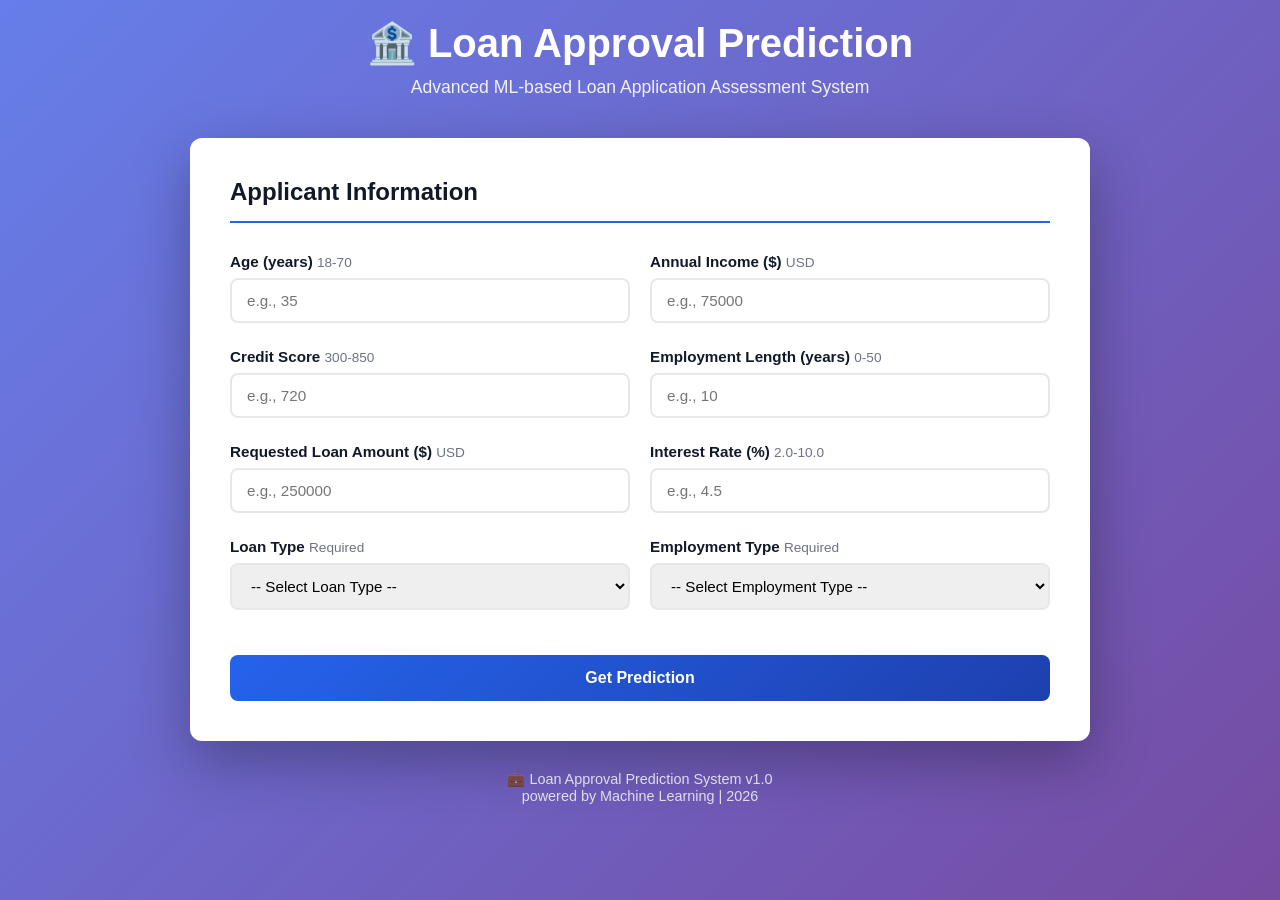
<file: temp_loan/Loan Approval Prediction/templates/index.html>
<!DOCTYPE html>
<html lang="en">
<head>
    <meta charset="UTF-8">
    <meta name="viewport" content="width=device-width, initial-scale=1.0">
    <title>Loan Approval Prediction System</title>
    <style>
        * {
            margin: 0;
            padding: 0;
            box-sizing: border-box;
        }

        :root {
            --primary-blue: #2563eb;
            --secondary-blue: #1e40af;
            --success-green: #10b981;
            --danger-red: #ef4444;
            --warning-orange: #f59e0b;
            --light-gray: #f3f4f6;
            --border-gray: #e5e7eb;
            --text-dark: #111827;
            --text-light: #6b7280;
        }

        body {
            font-family: 'Segoe UI', Tahoma, Geneva, Verdana, sans-serif;
            background: linear-gradient(135deg, #667eea 0%, #764ba2 100%);
            min-height: 100vh;
            padding: 20px;
            color: var(--text-dark);
        }

        .container {
            max-width: 900px;
            margin: 0 auto;
        }

        .header {
            text-align: center;
            color: white;
            margin-bottom: 40px;
            animation: slideDown 0.6s ease-out;
        }

        .header h1 {
            font-size: 2.5rem;
            margin-bottom: 10px;
            font-weight: 700;
        }

        .header p {
            font-size: 1.1rem;
            opacity: 0.9;
        }

        .main-card {
            background: white;
            border-radius: 12px;
            box-shadow: 0 20px 60px rgba(0, 0, 0, 0.3);
            overflow: hidden;
            animation: slideUp 0.6s ease-out;
        }

        .form-section {
            padding: 40px;
        }

        .form-title {
            font-size: 1.5rem;
            font-weight: 600;
            margin-bottom: 30px;
            color: var(--text-dark);
            border-bottom: 2px solid var(--primary-blue);
            padding-bottom: 15px;
        }

        .form-group {
            margin-bottom: 25px;
        }

        .form-row {
            display: grid;
            grid-template-columns: 1fr 1fr;
            gap: 20px;
        }

        .form-row.full {
            grid-template-columns: 1fr;
        }

        label {
            display: block;
            margin-bottom: 8px;
            font-weight: 600;
            color: var(--text-dark);
            font-size: 0.95rem;
        }

        .label-info {
            color: var(--text-light);
            font-size: 0.85rem;
            font-weight: 400;
        }

        input, select {
            width: 100%;
            padding: 12px 15px;
            border: 2px solid var(--border-gray);
            border-radius: 8px;
            font-size: 0.95rem;
            transition: all 0.3s ease;
            font-family: inherit;
        }

        input:focus, select:focus {
            outline: none;
            border-color: var(--primary-blue);
            box-shadow: 0 0 0 3px rgba(37, 99, 235, 0.1);
        }

        input:hover, select:hover {
            border-color: var(--primary-blue);
        }

        button.btn-predict {
            width: 100%;
            padding: 14px;
            background: linear-gradient(135deg, var(--primary-blue), var(--secondary-blue));
            color: white;
            border: none;
            border-radius: 8px;
            font-size: 1rem;
            font-weight: 600;
            cursor: pointer;
            transition: all 0.3s ease;
            margin-top: 20px;
        }

        button.btn-predict:hover {
            transform: translateY(-2px);
            box-shadow: 0 10px 25px rgba(37, 99, 235, 0.3);
        }

        button.btn-predict:active {
            transform: translateY(0);
        }

        button.btn-predict:disabled {
            opacity: 0.7;
            cursor: not-allowed;
            transform: none;
        }

        .spinner {
            display: none;
            border: 3px solid rgba(255, 255, 255, 0.3);
            border-radius: 50%;
            border-top: 3px solid white;
            width: 20px;
            height: 20px;
            animation: spin 0.8s linear infinite;
            margin: 0 auto;
        }

        @keyframes spin {
            0% { transform: rotate(0deg); }
            100% { transform: rotate(360deg); }
        }

        .result-section {
            display: none;
            padding: 40px;
            background: linear-gradient(135deg, #f0f9ff, #f0fdf4);
            border-top: 2px solid var(--border-gray);
        }

        .result-section.show {
            display: block;
            animation: slideUp 0.4s ease-out;
        }

        .result-title {
            font-size: 1.3rem;
            font-weight: 600;
            margin-bottom: 20px;
            color: var(--text-dark);
        }

        .result-box {
            padding: 25px;
            border-radius: 8px;
            margin-bottom: 20px;
            border-left: 5px solid;
        }

        .result-box.approved {
            background: #d1fae5;
            border-color: var(--success-green);
        }

        .result-box.rejected {
            background: #fee2e2;
            border-color: var(--danger-red);
        }

        .result-text {
            font-size: 1.5rem;
            font-weight: 700;
            margin-bottom: 10px;
        }

        .result-box.approved .result-text {
            color: var(--success-green);
        }

        .result-box.rejected .result-text {
            color: var(--danger-red);
        }

        .result-subtext {
            color: var(--text-light);
            font-size: 0.9rem;
        }

        .metrics {
            display: grid;
            grid-template-columns: 1fr 1fr;
            gap: 15px;
        }

        .metric {
            background: white;
            padding: 15px;
            border-radius: 8px;
            border: 1px solid var(--border-gray);
        }

        .metric-label {
            font-size: 0.85rem;
            color: var(--text-light);
            margin-bottom: 5px;
            text-transform: uppercase;
            letter-spacing: 0.5px;
        }

        .metric-value {
            font-size: 1.4rem;
            font-weight: 700;
            color: var(--primary-blue);
        }

        .error-box {
            display: none;
            padding: 15px;
            background: #fee2e2;
            border: 1px solid var(--danger-red);
            border-radius: 8px;
            color: var(--danger-red);
            margin-bottom: 20px;
        }

        .error-box.show {
            display: block;
            animation: slideDown 0.3s ease-out;
        }

        .reset-btn {
            background: var(--text-light);
            color: white;
            padding: 10px 20px;
            border: none;
            border-radius: 6px;
            cursor: pointer;
            font-size: 0.9rem;
            margin-top: 15px;
            transition: all 0.3s ease;
        }

        .reset-btn:hover {
            background: var(--text-dark);
        }

        .footer {
            text-align: center;
            color: white;
            margin-top: 30px;
            opacity: 0.8;
            font-size: 0.9rem;
        }

        @media (max-width: 600px) {
            .header h1 {
                font-size: 1.8rem;
            }

            .form-row {
                grid-template-columns: 1fr;
            }

            .metrics {
                grid-template-columns: 1fr;
            }

            .form-section, .result-section {
                padding: 25px;
            }
        }

        @keyframes slideDown {
            from {
                opacity: 0;
                transform: translateY(-30px);
            }
            to {
                opacity: 1;
                transform: translateY(0);
            }
        }

        @keyframes slideUp {
            from {
                opacity: 0;
                transform: translateY(30px);
            }
            to {
                opacity: 1;
                transform: translateY(0);
            }
        }

        .confidence-bar {
            width: 100%;
            height: 8px;
            background: var(--border-gray);
            border-radius: 4px;
            overflow: hidden;
            margin-top: 8px;
        }

        .confidence-fill {
            height: 100%;
            background: linear-gradient(90deg, var(--primary-blue), var(--secondary-blue));
            transition: width 0.6s ease;
        }
    </style>
</head>
<body>
    <div class="container">
        <div class="header">
            <h1>🏦 Loan Approval Prediction</h1>
            <p>Advanced ML-based Loan Application Assessment System</p>
        </div>

        <div class="main-card">
            <div class="form-section">
                <h2 class="form-title">Applicant Information</h2>

                <!-- Error Box -->
                <div class="error-box" id="errorBox"></div>

                <!-- Application Form -->
                <form id="loanForm">
                    <!-- Row 1: Age and Income -->
                    <div class="form-row">
                        <div class="form-group">
                            <label for="age">
                                Age (years)
                                <span class="label-info">18-70</span>
                            </label>
                            <input type="number" id="age" name="age" min="18" max="70" 
                                   placeholder="e.g., 35" required>
                        </div>
                        <div class="form-group">
                            <label for="income">
                                Annual Income ($)
                                <span class="label-info">USD</span>
                            </label>
                            <input type="number" id="income" name="income" min="10000" 
                                   placeholder="e.g., 75000" required>
                        </div>
                    </div>

                    <!-- Row 2: Credit Score and Employment Length -->
                    <div class="form-row">
                        <div class="form-group">
                            <label for="creditScore">
                                Credit Score
                                <span class="label-info">300-850</span>
                            </label>
                            <input type="number" id="creditScore" name="creditScore" 
                                   min="300" max="850" placeholder="e.g., 720" required>
                        </div>
                        <div class="form-group">
                            <label for="employmentLength">
                                Employment Length (years)
                                <span class="label-info">0-50</span>
                            </label>
                            <input type="number" id="employmentLength" name="employmentLength" 
                                   min="0" max="50" placeholder="e.g., 10" required>
                        </div>
                    </div>

                    <!-- Row 3: Loan Amount and Interest Rate -->
                    <div class="form-row">
                        <div class="form-group">
                            <label for="loanAmount">
                                Requested Loan Amount ($)
                                <span class="label-info">USD</span>
                            </label>
                            <input type="number" id="loanAmount" name="loanAmount" min="5000" 
                                   placeholder="e.g., 250000" required>
                        </div>
                        <div class="form-group">
                            <label for="interestRate">
                                Interest Rate (%)
                                <span class="label-info">2.0-10.0</span>
                            </label>
                            <input type="number" id="interestRate" name="interestRate" 
                                   min="2" max="10" step="0.1" placeholder="e.g., 4.5" required>
                        </div>
                    </div>

                    <!-- Row 4: Loan Type and Employment Type -->
                    <div class="form-row">
                        <div class="form-group">
                            <label for="loanType">
                                Loan Type
                                <span class="label-info">Required</span>
                            </label>
                            <select id="loanType" name="loanType" required>
                                <option value="">-- Select Loan Type --</option>
                                <option value="Personal">Personal</option>
                                <option value="Auto">Auto</option>
                                <option value="Business">Business</option>
                            </select>
                        </div>
                        <div class="form-group">
                            <label for="employmentType">
                                Employment Type
                                <span class="label-info">Required</span>
                            </label>
                            <select id="employmentType" name="employmentType" required>
                                <option value="">-- Select Employment Type --</option>
                                <option value="Employed">Employed</option>
                                <option value="Self-Employed">Self-Employed</option>
                            </select>
                        </div>
                    </div>

                    <!-- Submit Button -->
                    <button type="submit" class="btn-predict">
                        <span class="spinner" id="loadingSpinner"></span>
                        <span id="buttonText">Get Prediction</span>
                    </button>
                </form>
            </div>

            <!-- Result Section -->
            <div class="result-section" id="resultSection">
                <div class="result-title">Prediction Result</div>

                <div class="result-box" id="resultBox">
                    <div class="result-text" id="resultText"></div>
                    <div class="result-subtext" id="resultSubtext"></div>
                </div>

                <div class="metrics">
                    <div class="metric">
                        <div class="metric-label">Approval Probability</div>
                        <div class="metric-value" id="approvalProb">0%</div>
                        <div class="confidence-bar">
                            <div class="confidence-fill" id="approvalBar" style="width: 0%"></div>
                        </div>
                    </div>
                    <div class="metric">
                        <div class="metric-label">Confidence Score</div>
                        <div class="metric-value" id="confidenceScore">0%</div>
                    </div>
                </div>

                <button class="reset-btn" onclick="resetForm()">← Make Another Prediction</button>
            </div>
        </div>

        <div class="footer">
            <p>💼 Loan Approval Prediction System v1.0</p>
            <p>powered by Machine Learning | 2026</p>
        </div>
    </div>

    <script>
        const form = document.getElementById('loanForm');
        const resultSection = document.getElementById('resultSection');
        const errorBox = document.getElementById('errorBox');
        const spinner = document.getElementById('loadingSpinner');
        const buttonText = document.getElementById('buttonText');

        // Form submission
        form.addEventListener('submit', async (e) => {
            e.preventDefault();
            hideError();
            makePrediton();
        });

        async function makePrediton() {
            // Disable button and show spinner
            const submitBtn = form.querySelector('button[type="submit"]');
            submitBtn.disabled = true;
            spinner.style.display = 'block';
            buttonText.style.display = 'none';

            try {
                // Get form data
                const formData = {
                    age: document.getElementById('age').value,
                    income: document.getElementById('income').value,
                    credit_score: document.getElementById('creditScore').value,
                    employment_length: document.getElementById('employmentLength').value,
                    loan_amount: document.getElementById('loanAmount').value,
                    interest_rate: document.getElementById('interestRate').value,
                    loan_type: document.getElementById('loanType').value,
                    employment_type: document.getElementById('employmentType').value
                };

                // Send prediction request
                const response = await fetch('/predict', {
                    method: 'POST',
                    headers: {
                        'Content-Type': 'application/json'
                    },
                    body: JSON.stringify(formData)
                });

                const result = await response.json();

                if (response.ok) {
                    displayResult(result);
                } else {
                    showError(result.error || 'Prediction failed. Please try again.');
                }
            } catch (error) {
                showError('Error connecting to server. Please check and try again.');
                console.error('Prediction error:', error);
            } finally {
                // Enable button and hide spinner
                submitBtn.disabled = false;
                spinner.style.display = 'none';
                buttonText.style.display = 'inline';
            }
        }

        function displayResult(result) {
            const resultBox = document.getElementById('resultBox');
            const resultText = document.getElementById('resultText');
            const resultSubtext = document.getElementById('resultSubtext');
            const approvalProb = document.getElementById('approvalProb');
            const confidenceScore = document.getElementById('confidenceScore');
            const approvalBar = document.getElementById('approvalBar');

            // Update result status
            const isApproved = result.prediction === 'Approved';
            resultBox.className = isApproved ? 'result-box approved' : 'result-box rejected';
            resultText.textContent = result.prediction.toUpperCase();
            resultSubtext.textContent = isApproved 
                ? '✓ Your loan application has been approved!' 
                : '✗ Unfortunately, your loan application was not approved at this time.';

            // Update metrics
            const approvalProbability = (result.approval_probability * 100).toFixed(1);
            const confidence = result.confidence.toFixed(1);

            approvalProb.textContent = approvalProbability + '%';
            confidenceScore.textContent = confidence + '%';
            approvalBar.style.width = approvalProbability + '%';

            // Scroll to result
            resultSection.classList.add('show');
            resultSection.scrollIntoView({ behavior: 'smooth' });
        }

        function showError(message) {
            errorBox.textContent = '⚠️ ' + message;
            errorBox.classList.add('show');
        }

        function hideError() {
            errorBox.classList.remove('show');
        }

        function resetForm() {
            form.reset();
            resultSection.classList.remove('show');
            hideError();
            window.scrollTo({ top: 0, behavior: 'smooth' });
        }

        // Form validation on input
        document.querySelectorAll('input, select').forEach(field => {
            field.addEventListener('blur', function() {
                if (this.value === '') {
                    this.style.borderColor = 'var(--border-gray)';
                }
            });
        });
    </script>
</body>
</html>
</file>
<file: style.css>
:root {
  --bg: #f5efe4;
  --bg-soft: #efe4d2;
  --panel: rgba(255, 251, 245, 0.74);
  --panel-strong: #fffaf2;
  --line: rgba(87, 57, 33, 0.14);
  --text: #24160d;
  --muted: #685446;
  --accent: #9d4123;
  --accent-deep: #6f240e;
  --accent-soft: #f2c9ad;
  --shadow: 0 22px 60px rgba(72, 44, 21, 0.12);
  --radius: 24px;
  --radius-sm: 18px;
  --max-width: 1180px;
  --title-font: "Iowan Old Style", "Palatino Linotype", "Book Antiqua", Georgia, serif;
  --body-font: "Aptos", "Segoe UI", "Trebuchet MS", sans-serif;
}

* {
  box-sizing: border-box;
}

html {
  scroll-behavior: smooth;
}

body {
  margin: 0;
  min-height: 100vh;
  font-family: var(--body-font);
  color: var(--text);
  background:
    radial-gradient(circle at top left, rgba(255, 243, 221, 0.95), transparent 34%),
    radial-gradient(circle at top right, rgba(221, 131, 79, 0.18), transparent 24%),
    linear-gradient(180deg, #f7f2e8 0%, #f0e5d2 42%, #efe8dd 100%);
}

body::before {
  content: "";
  position: fixed;
  inset: 0;
  pointer-events: none;
  background-image:
    linear-gradient(rgba(255, 255, 255, 0.06) 1px, transparent 1px),
    linear-gradient(90deg, rgba(255, 255, 255, 0.06) 1px, transparent 1px);
  background-size: 40px 40px;
  mask-image: radial-gradient(circle at center, black 48%, transparent 85%);
}

.page-glow {
  position: fixed;
  width: 32rem;
  height: 32rem;
  border-radius: 50%;
  filter: blur(90px);
  opacity: 0.38;
  pointer-events: none;
}

.page-glow-left {
  top: -7rem;
  left: -9rem;
  background: #f5cf8f;
}

.page-glow-right {
  right: -8rem;
  top: 16rem;
  background: #cc7750;
}

.topbar,
main,
.footer {
  position: relative;
  z-index: 1;
}

.topbar {
  width: min(calc(100% - 2rem), var(--max-width));
  margin: 1.2rem auto 0;
  padding: 0.85rem 1rem;
  display: flex;
  align-items: center;
  justify-content: space-between;
  gap: 1rem;
  border: 1px solid var(--line);
  border-radius: 999px;
  background: rgba(255, 248, 238, 0.7);
  backdrop-filter: blur(18px);
  box-shadow: var(--shadow);
}

.brand {
  display: inline-flex;
  align-items: center;
  justify-content: center;
  width: 3rem;
  height: 3rem;
  border-radius: 50%;
  text-decoration: none;
  color: #fff7ef;
  font-family: var(--title-font);
  font-weight: 700;
  letter-spacing: 0.08em;
  background: linear-gradient(135deg, var(--accent) 0%, var(--accent-deep) 100%);
}

.nav {
  display: flex;
  flex-wrap: wrap;
  justify-content: flex-end;
  gap: 0.35rem;
}

.nav a {
  padding: 0.65rem 0.85rem;
  border-radius: 999px;
  color: var(--muted);
  text-decoration: none;
  font-size: 0.95rem;
  transition: background-color 180ms ease, color 180ms ease, transform 180ms ease;
}

.nav a:hover,
.nav a.active {
  color: var(--accent-deep);
  background: rgba(157, 65, 35, 0.09);
  transform: translateY(-1px);
}

main {
  width: min(calc(100% - 2rem), var(--max-width));
  margin: 0 auto;
  padding: 2rem 0 4rem;
}

.section {
  margin-top: 1.8rem;
  padding: 2rem;
  border: 1px solid var(--line);
  border-radius: var(--radius);
  background: var(--panel);
  backdrop-filter: blur(16px);
  box-shadow: var(--shadow);
}

.hero {
  display: grid;
  grid-template-columns: minmax(0, 1.65fr) minmax(280px, 0.95fr);
  gap: 1.5rem;
  padding: 2.4rem;
  overflow: hidden;
}

.hero-copy {
  position: relative;
}

.hero-copy::after {
  content: "";
  position: absolute;
  right: 6%;
  top: 0;
  width: 12rem;
  height: 12rem;
  border-radius: 50%;
  background: radial-gradient(circle, rgba(242, 201, 173, 0.7), transparent 66%);
}

.eyebrow {
  margin: 0 0 0.6rem;
  color: var(--accent);
  font-size: 0.85rem;
  font-weight: 700;
  letter-spacing: 0.18em;
  text-transform: uppercase;
}

h1,
h2,
h3 {
  margin: 0;
  font-family: var(--title-font);
  line-height: 1.05;
}

h1 {
  max-width: 11ch;
  font-size: clamp(3rem, 7vw, 6rem);
}

h2 {
  font-size: clamp(2rem, 4vw, 3rem);
}

h3 {
  font-size: 1.35rem;
}

.hero-role {
  margin: 1rem 0 0;
  max-width: 48rem;
  font-size: 1.2rem;
  color: var(--accent-deep);
}

.hero-summary,
.summary-card p,
.project-card p,
.education-card p,
.timeline-content li,
.cert-card,
.footer p {
  line-height: 1.75;
}

.hero-summary {
  position: relative;
  z-index: 1;
  max-width: 46rem;
  margin: 1.4rem 0 0;
  color: var(--muted);
}

.hero-actions {
  display: flex;
  flex-wrap: wrap;
  gap: 0.9rem;
  margin-top: 1.8rem;
}

.button {
  display: inline-flex;
  align-items: center;
  justify-content: center;
  padding: 0.95rem 1.25rem;
  border-radius: 999px;
  text-decoration: none;
  font-weight: 700;
  transition: transform 180ms ease, box-shadow 180ms ease, background-color 180ms ease;
}

.button:hover {
  transform: translateY(-2px);
}

.button-primary {
  color: #fff8f1;
  background: linear-gradient(135deg, var(--accent) 0%, var(--accent-deep) 100%);
  box-shadow: 0 12px 24px rgba(111, 36, 14, 0.22);
}

.button-secondary {
  color: var(--accent-deep);
  background: rgba(255, 248, 238, 0.9);
  border: 1px solid rgba(111, 36, 14, 0.16);
}

.hero-panel,
.panel-card,
.summary-card,
.project-card,
.education-card,
.skills-card,
.cert-card,
.timeline-item {
  position: relative;
}

.panel-card,
.summary-card,
.project-card,
.education-card,
.skills-card,
.cert-card,
.timeline-item {
  border: 1px solid rgba(92, 55, 32, 0.12);
  background: rgba(255, 252, 247, 0.84);
  border-radius: var(--radius-sm);
  box-shadow: 0 16px 40px rgba(72, 44, 21, 0.07);
}

.panel-card {
  height: 100%;
  padding: 1.5rem;
  background:
    linear-gradient(180deg, rgba(255, 247, 236, 0.96), rgba(251, 243, 233, 0.92)),
    linear-gradient(135deg, rgba(242, 201, 173, 0.4), transparent 60%);
}

.panel-label {
  margin: 0 0 1rem;
  color: var(--accent);
  font-size: 0.78rem;
  font-weight: 700;
  letter-spacing: 0.18em;
  text-transform: uppercase;
}

.contact-list {
  list-style: none;
  padding: 0;
  margin: 0;
  display: grid;
  gap: 1rem;
}

.contact-list li {
  padding-bottom: 1rem;
  border-bottom: 1px solid rgba(92, 55, 32, 0.12);
}

.contact-list li:last-child {
  padding-bottom: 0;
  border-bottom: 0;
}

.contact-list span {
  display: block;
  margin-bottom: 0.2rem;
  color: var(--muted);
  font-size: 0.84rem;
}

.contact-list strong {
  display: block;
  font-size: 1rem;
}

.contact-list a {
  color: inherit;
  text-decoration: none;
}

.contact-list a:hover {
  color: var(--accent-deep);
  text-decoration: underline;
  text-underline-offset: 0.14em;
}

.section-heading {
  display: flex;
  flex-wrap: wrap;
  align-items: end;
  justify-content: space-between;
  gap: 0.75rem;
  margin-bottom: 1.5rem;
}

.summary-card {
  padding: 1.5rem;
}

.summary-card p {
  margin: 0;
  color: var(--muted);
}

.summary-card p + p {
  margin-top: 1rem;
}

.timeline {
  display: grid;
  gap: 1rem;
}

.timeline-item {
  display: grid;
  grid-template-columns: 220px minmax(0, 1fr);
  gap: 1.25rem;
  padding: 1.4rem;
}

.timeline-meta {
  padding-right: 1rem;
  border-right: 1px solid rgba(92, 55, 32, 0.12);
}

.timeline-meta p,
.timeline-meta span {
  margin: 0;
}

.timeline-meta p {
  color: var(--accent);
  font-weight: 700;
}

.timeline-meta span {
  display: inline-block;
  margin-top: 0.4rem;
  color: var(--muted);
}

.timeline-content ul {
  margin: 1rem 0 0;
  padding-left: 1.1rem;
  color: var(--muted);
}

.project-grid,
.education-grid,
.skills-layout,
.cert-list {
  display: grid;
  gap: 1rem;
}

.project-grid {
  grid-template-columns: repeat(2, minmax(0, 1fr));
}

.project-card,
.education-card,
.skills-card,
.cert-card {
  padding: 1.45rem;
}

.project-tag,
.edu-date {
  margin: 0 0 0.75rem;
  color: var(--accent);
  font-size: 0.82rem;
  font-weight: 700;
  letter-spacing: 0.12em;
  text-transform: uppercase;
}

.project-card p:not(.project-tag),
.education-card p {
  color: var(--muted);
}

.education-grid,
.skills-layout {
  grid-template-columns: repeat(2, minmax(0, 1fr));
}

.chip-group {
  display: flex;
  flex-wrap: wrap;
  gap: 0.7rem;
  margin-top: 1rem;
}

.chip-group span {
  padding: 0.7rem 0.95rem;
  border-radius: 999px;
  color: var(--accent-deep);
  background: rgba(242, 201, 173, 0.28);
  border: 1px solid rgba(157, 65, 35, 0.12);
}

.cert-list {
  grid-template-columns: repeat(3, minmax(0, 1fr));
}

.footer {
  width: min(calc(100% - 2rem), var(--max-width));
  margin: 0 auto 2rem;
  padding: 0 0 1rem;
  display: flex;
  flex-wrap: wrap;
  justify-content: space-between;
  gap: 0.8rem;
  color: var(--muted);
}

.reveal {
  opacity: 0;
  transform: translateY(28px);
  transition: opacity 700ms ease, transform 700ms ease;
}

.reveal.visible {
  opacity: 1;
  transform: translateY(0);
}

@media (max-width: 980px) {
  .hero,
  .timeline-item,
  .project-grid,
  .education-grid,
  .skills-layout,
  .cert-list {
    grid-template-columns: 1fr;
  }

  .timeline-meta {
    padding-right: 0;
    padding-bottom: 1rem;
    border-right: 0;
    border-bottom: 1px solid rgba(92, 55, 32, 0.12);
  }
}

@media (max-width: 720px) {
  .topbar {
    border-radius: 26px;
    align-items: flex-start;
    flex-direction: column;
  }

  .nav {
    width: 100%;
    justify-content: flex-start;
  }

  .section,
  .hero {
    padding: 1.3rem;
  }

  h1 {
    max-width: none;
    font-size: clamp(2.6rem, 12vw, 4rem);
  }

  .hero-role {
    font-size: 1.05rem;
  }

  .footer {
    padding-bottom: 2rem;
  }
}
</file>
<file: PortFolio/style.css>
:root {
  --bg: #f5efe4;
  --bg-soft: #efe4d2;
  --panel: rgba(255, 251, 245, 0.74);
  --panel-strong: #fffaf2;
  --line: rgba(87, 57, 33, 0.14);
  --text: #24160d;
  --muted: #685446;
  --accent: #9d4123;
  --accent-deep: #6f240e;
  --accent-soft: #f2c9ad;
  --shadow: 0 22px 60px rgba(72, 44, 21, 0.12);
  --radius: 24px;
  --radius-sm: 18px;
  --max-width: 1180px;
  --title-font: "Iowan Old Style", "Palatino Linotype", "Book Antiqua", Georgia, serif;
  --body-font: "Aptos", "Segoe UI", "Trebuchet MS", sans-serif;
}

* {
  box-sizing: border-box;
}

html {
  scroll-behavior: smooth;
}

body {
  margin: 0;
  min-height: 100vh;
  font-family: var(--body-font);
  color: var(--text);
  background:
    radial-gradient(circle at top left, rgba(255, 243, 221, 0.95), transparent 34%),
    radial-gradient(circle at top right, rgba(221, 131, 79, 0.18), transparent 24%),
    linear-gradient(180deg, #f7f2e8 0%, #f0e5d2 42%, #efe8dd 100%);
}

body::before {
  content: "";
  position: fixed;
  inset: 0;
  pointer-events: none;
  background-image:
    linear-gradient(rgba(255, 255, 255, 0.06) 1px, transparent 1px),
    linear-gradient(90deg, rgba(255, 255, 255, 0.06) 1px, transparent 1px);
  background-size: 40px 40px;
  mask-image: radial-gradient(circle at center, black 48%, transparent 85%);
}

.page-glow {
  position: fixed;
  width: 32rem;
  height: 32rem;
  border-radius: 50%;
  filter: blur(90px);
  opacity: 0.38;
  pointer-events: none;
}

.page-glow-left {
  top: -7rem;
  left: -9rem;
  background: #f5cf8f;
}

.page-glow-right {
  right: -8rem;
  top: 16rem;
  background: #cc7750;
}

.topbar,
main,
.footer {
  position: relative;
  z-index: 1;
}

.topbar {
  width: min(calc(100% - 2rem), var(--max-width));
  margin: 1.2rem auto 0;
  padding: 0.85rem 1rem;
  display: flex;
  align-items: center;
  justify-content: space-between;
  gap: 1rem;
  border: 1px solid var(--line);
  border-radius: 999px;
  background: rgba(255, 248, 238, 0.7);
  backdrop-filter: blur(18px);
  box-shadow: var(--shadow);
}

.brand {
  display: inline-flex;
  align-items: center;
  justify-content: center;
  width: 3rem;
  height: 3rem;
  border-radius: 50%;
  text-decoration: none;
  color: #fff7ef;
  font-family: var(--title-font);
  font-weight: 700;
  letter-spacing: 0.08em;
  background: linear-gradient(135deg, var(--accent) 0%, var(--accent-deep) 100%);
}

.nav {
  display: flex;
  flex-wrap: wrap;
  justify-content: flex-end;
  gap: 0.35rem;
}

.nav a {
  padding: 0.65rem 0.85rem;
  border-radius: 999px;
  color: var(--muted);
  text-decoration: none;
  font-size: 0.95rem;
  transition: background-color 180ms ease, color 180ms ease, transform 180ms ease;
}

.nav a:hover,
.nav a.active {
  color: var(--accent-deep);
  background: rgba(157, 65, 35, 0.09);
  transform: translateY(-1px);
}

main {
  width: min(calc(100% - 2rem), var(--max-width));
  margin: 0 auto;
  padding: 2rem 0 4rem;
}

.section {
  margin-top: 1.8rem;
  padding: 2rem;
  border: 1px solid var(--line);
  border-radius: var(--radius);
  background: var(--panel);
  backdrop-filter: blur(16px);
  box-shadow: var(--shadow);
}

.hero {
  display: grid;
  grid-template-columns: minmax(0, 1.65fr) minmax(280px, 0.95fr);
  gap: 1.5rem;
  padding: 2.4rem;
  overflow: hidden;
}

.hero-copy {
  position: relative;
}

.hero-copy::after {
  content: "";
  position: absolute;
  right: 6%;
  top: 0;
  width: 12rem;
  height: 12rem;
  border-radius: 50%;
  background: radial-gradient(circle, rgba(242, 201, 173, 0.7), transparent 66%);
}

.eyebrow {
  margin: 0 0 0.6rem;
  color: var(--accent);
  font-size: 0.85rem;
  font-weight: 700;
  letter-spacing: 0.18em;
  text-transform: uppercase;
}

h1,
h2,
h3 {
  margin: 0;
  font-family: var(--title-font);
  line-height: 1.05;
}

h1 {
  max-width: 11ch;
  font-size: clamp(3rem, 7vw, 6rem);
}

h2 {
  font-size: clamp(2rem, 4vw, 3rem);
}

h3 {
  font-size: 1.35rem;
}

.hero-role {
  margin: 1rem 0 0;
  max-width: 48rem;
  font-size: 1.2rem;
  color: var(--accent-deep);
}

.hero-summary,
.summary-card p,
.project-card p,
.education-card p,
.timeline-content li,
.cert-card,
.footer p {
  line-height: 1.75;
}

.hero-summary {
  position: relative;
  z-index: 1;
  max-width: 46rem;
  margin: 1.4rem 0 0;
  color: var(--muted);
}

.hero-actions {
  display: flex;
  flex-wrap: wrap;
  gap: 0.9rem;
  margin-top: 1.8rem;
}

.button {
  display: inline-flex;
  align-items: center;
  justify-content: center;
  padding: 0.95rem 1.25rem;
  border-radius: 999px;
  text-decoration: none;
  font-weight: 700;
  transition: transform 180ms ease, box-shadow 180ms ease, background-color 180ms ease;
}

.button:hover {
  transform: translateY(-2px);
}

.button-primary {
  color: #fff8f1;
  background: linear-gradient(135deg, var(--accent) 0%, var(--accent-deep) 100%);
  box-shadow: 0 12px 24px rgba(111, 36, 14, 0.22);
}

.button-secondary {
  color: var(--accent-deep);
  background: rgba(255, 248, 238, 0.9);
  border: 1px solid rgba(111, 36, 14, 0.16);
}

.hero-panel,
.panel-card,
.summary-card,
.project-card,
.education-card,
.skills-card,
.cert-card,
.timeline-item {
  position: relative;
}

.panel-card,
.summary-card,
.project-card,
.education-card,
.skills-card,
.cert-card,
.timeline-item {
  border: 1px solid rgba(92, 55, 32, 0.12);
  background: rgba(255, 252, 247, 0.84);
  border-radius: var(--radius-sm);
  box-shadow: 0 16px 40px rgba(72, 44, 21, 0.07);
}

.panel-card {
  height: 100%;
  padding: 1.5rem;
  background:
    linear-gradient(180deg, rgba(255, 247, 236, 0.96), rgba(251, 243, 233, 0.92)),
    linear-gradient(135deg, rgba(242, 201, 173, 0.4), transparent 60%);
}

.panel-label {
  margin: 0 0 1rem;
  color: var(--accent);
  font-size: 0.78rem;
  font-weight: 700;
  letter-spacing: 0.18em;
  text-transform: uppercase;
}

.contact-list {
  list-style: none;
  padding: 0;
  margin: 0;
  display: grid;
  gap: 1rem;
}

.contact-list li {
  padding-bottom: 1rem;
  border-bottom: 1px solid rgba(92, 55, 32, 0.12);
}

.contact-list li:last-child {
  padding-bottom: 0;
  border-bottom: 0;
}

.contact-list span {
  display: block;
  margin-bottom: 0.2rem;
  color: var(--muted);
  font-size: 0.84rem;
}

.contact-list strong {
  display: block;
  font-size: 1rem;
}

.contact-list a {
  color: inherit;
  text-decoration: none;
}

.contact-list a:hover {
  color: var(--accent-deep);
  text-decoration: underline;
  text-underline-offset: 0.14em;
}

.section-heading {
  display: flex;
  flex-wrap: wrap;
  align-items: end;
  justify-content: space-between;
  gap: 0.75rem;
  margin-bottom: 1.5rem;
}

.summary-card {
  padding: 1.5rem;
}

.summary-card p {
  margin: 0;
  color: var(--muted);
}

.summary-card p + p {
  margin-top: 1rem;
}

.timeline {
  display: grid;
  gap: 1rem;
}

.timeline-item {
  display: grid;
  grid-template-columns: 220px minmax(0, 1fr);
  gap: 1.25rem;
  padding: 1.4rem;
}

.timeline-meta {
  padding-right: 1rem;
  border-right: 1px solid rgba(92, 55, 32, 0.12);
}

.timeline-meta p,
.timeline-meta span {
  margin: 0;
}

.timeline-meta p {
  color: var(--accent);
  font-weight: 700;
}

.timeline-meta span {
  display: inline-block;
  margin-top: 0.4rem;
  color: var(--muted);
}

.timeline-content ul {
  margin: 1rem 0 0;
  padding-left: 1.1rem;
  color: var(--muted);
}

.project-grid,
.education-grid,
.skills-layout,
.cert-list {
  display: grid;
  gap: 1rem;
}

.project-grid {
  grid-template-columns: repeat(2, minmax(0, 1fr));
}

.project-card,
.education-card,
.skills-card,
.cert-card {
  padding: 1.45rem;
}

.project-tag,
.edu-date {
  margin: 0 0 0.75rem;
  color: var(--accent);
  font-size: 0.82rem;
  font-weight: 700;
  letter-spacing: 0.12em;
  text-transform: uppercase;
}

.project-card p:not(.project-tag),
.education-card p {
  color: var(--muted);
}

.education-grid,
.skills-layout {
  grid-template-columns: repeat(2, minmax(0, 1fr));
}

.chip-group {
  display: flex;
  flex-wrap: wrap;
  gap: 0.7rem;
  margin-top: 1rem;
}

.chip-group span {
  padding: 0.7rem 0.95rem;
  border-radius: 999px;
  color: var(--accent-deep);
  background: rgba(242, 201, 173, 0.28);
  border: 1px solid rgba(157, 65, 35, 0.12);
}

.cert-list {
  grid-template-columns: repeat(3, minmax(0, 1fr));
}

.footer {
  width: min(calc(100% - 2rem), var(--max-width));
  margin: 0 auto 2rem;
  padding: 0 0 1rem;
  display: flex;
  flex-wrap: wrap;
  justify-content: space-between;
  gap: 0.8rem;
  color: var(--muted);
}

.reveal {
  opacity: 0;
  transform: translateY(28px);
  transition: opacity 700ms ease, transform 700ms ease;
}

.reveal.visible {
  opacity: 1;
  transform: translateY(0);
}

@media (max-width: 980px) {
  .hero,
  .timeline-item,
  .project-grid,
  .education-grid,
  .skills-layout,
  .cert-list {
    grid-template-columns: 1fr;
  }

  .timeline-meta {
    padding-right: 0;
    padding-bottom: 1rem;
    border-right: 0;
    border-bottom: 1px solid rgba(92, 55, 32, 0.12);
  }
}

@media (max-width: 720px) {
  .topbar {
    border-radius: 26px;
    align-items: flex-start;
    flex-direction: column;
  }

  .nav {
    width: 100%;
    justify-content: flex-start;
  }

  .section,
  .hero {
    padding: 1.3rem;
  }

  h1 {
    max-width: none;
    font-size: clamp(2.6rem, 12vw, 4rem);
  }

  .hero-role {
    font-size: 1.05rem;
  }

  .footer {
    padding-bottom: 2rem;
  }
}
</file>
